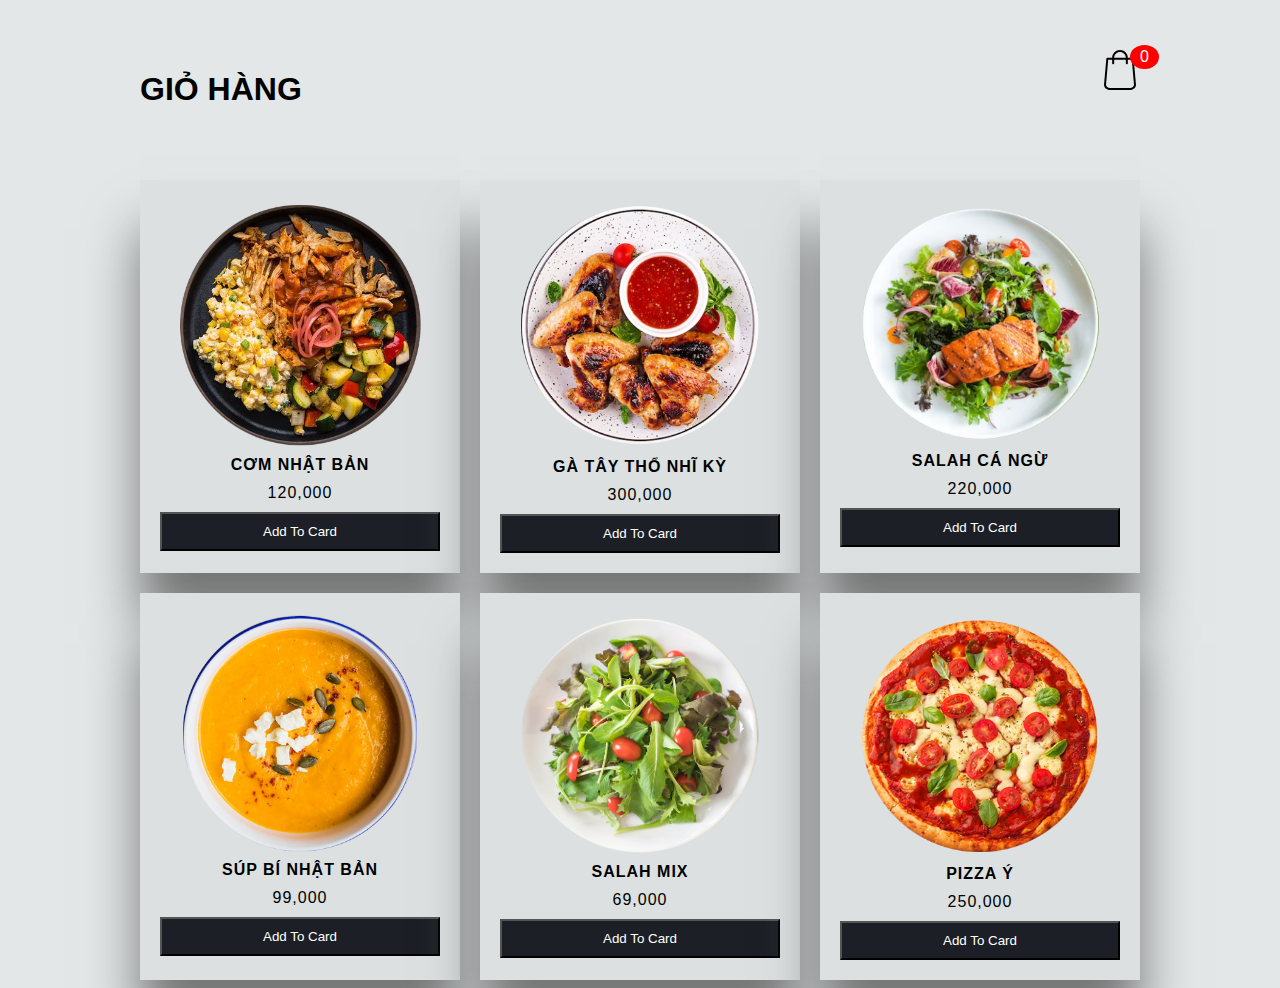
<file: midterm_js/index.html>
<!DOCTYPE html>
<html lang="en">
  <head>
    <meta charset="UTF-8" />
    <meta http-equiv="X-UA-Compatible" content="IE=edge" />
    <meta name="viewport" content="width=device-width, initial-scale=1.0" />
    <title>Giỏ hàng</title>
    <link rel="stylesheet" href="style.css" />
  </head>
  <body class="">
    <div class="container">
      <header>
        <h1>GIỎ HÀNG</h1>
        <div class="shopping">
          <img src="image/shopping.svg" />
          <span class="quantity">0</span>
        </div>
      </header>

      <div class="list"></div>
    </div>
    <div class="card">
      <h1>GIỎ HÀNG</h1>
      <ul class="listCard"></ul>
      <div class="checkOut">
        <div class="total">0</div>
        <div class="closeShopping">Đóng</div>
      </div>
    </div>

    <script src="app.js"></script>
  </body>
</html>
</file>
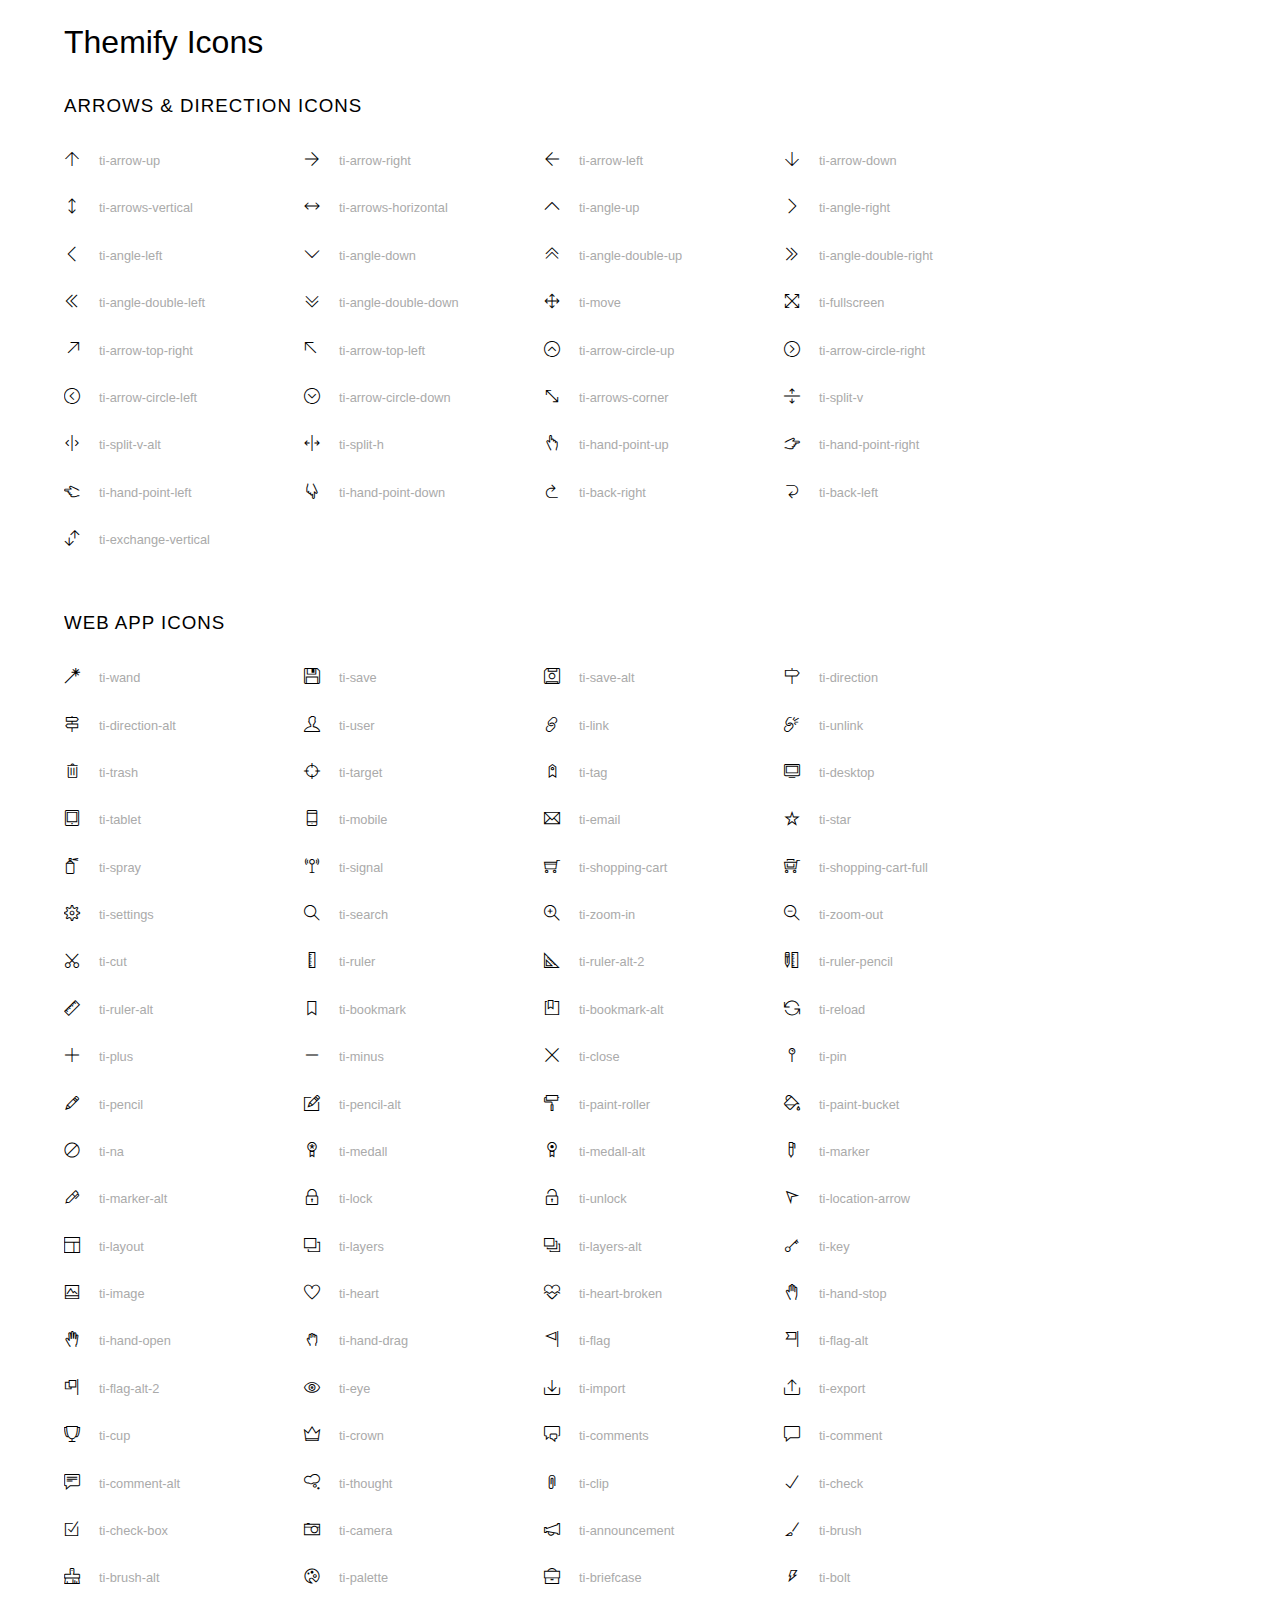
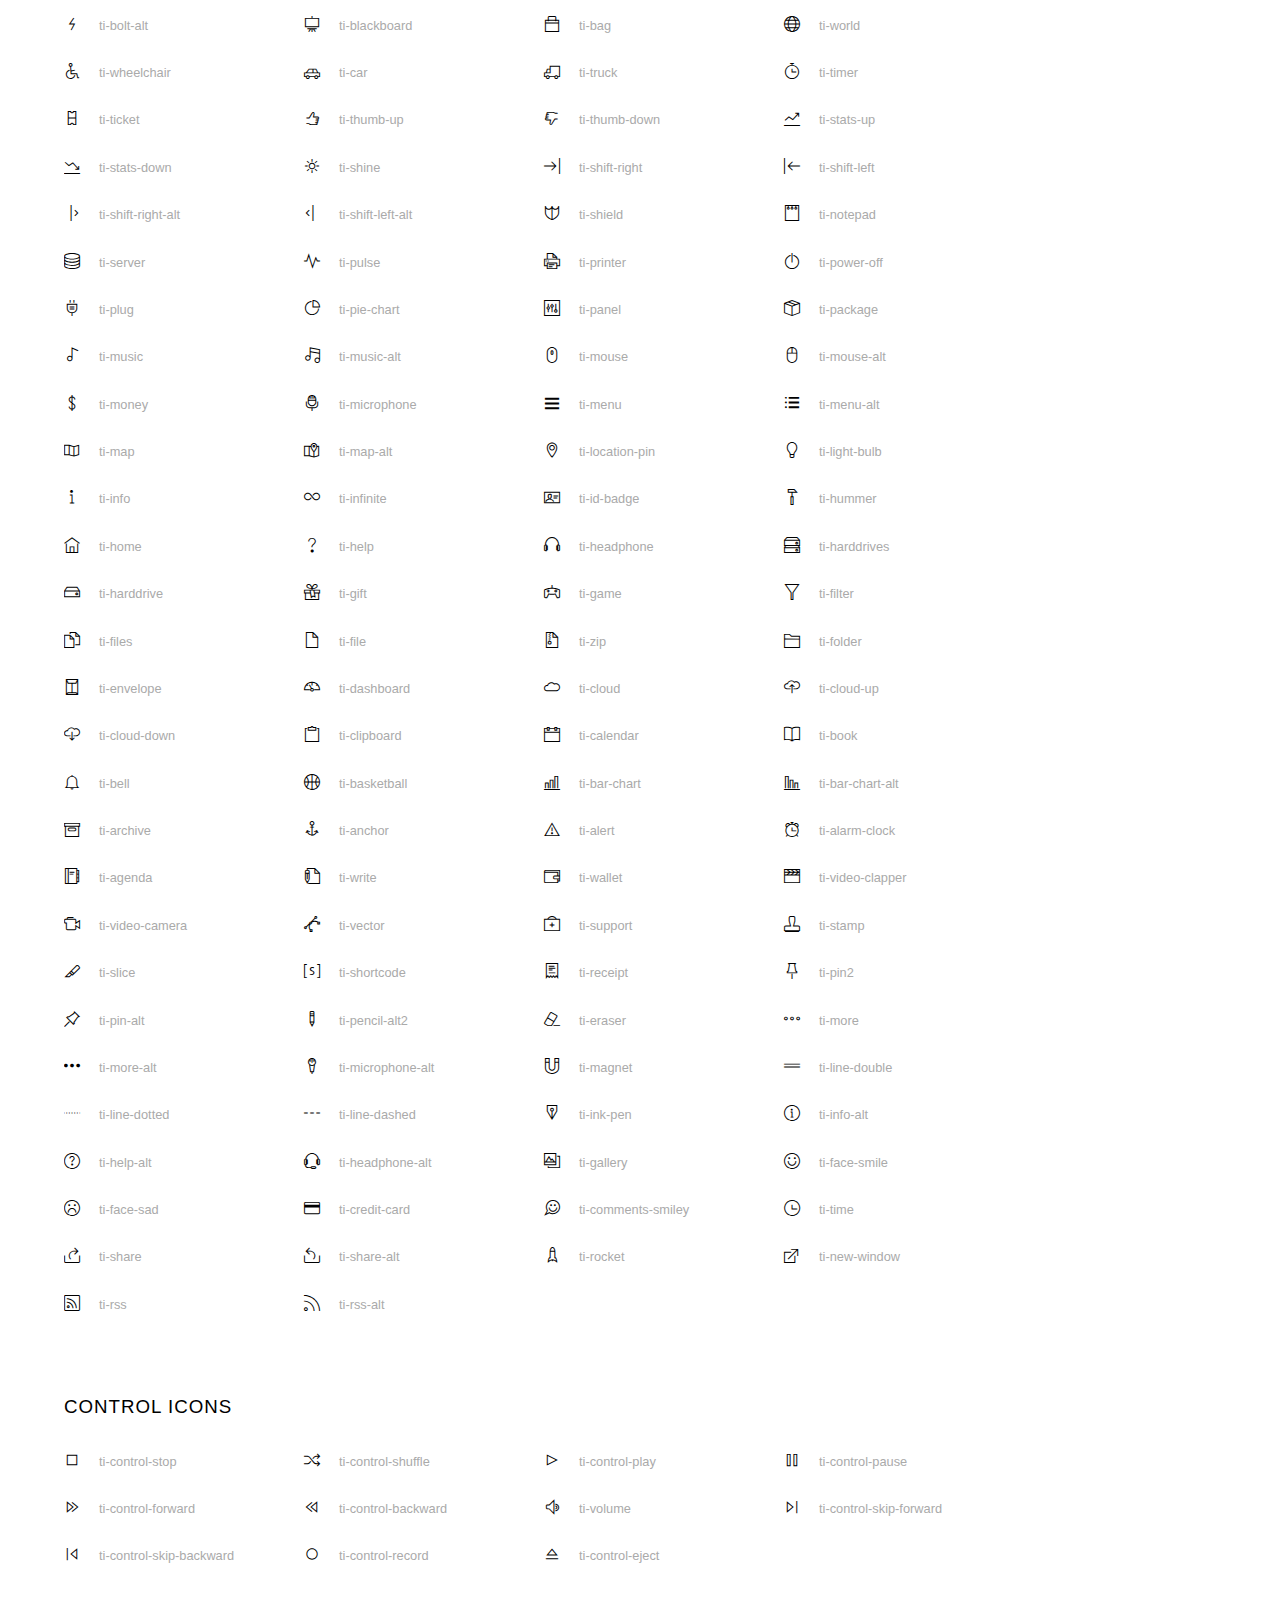
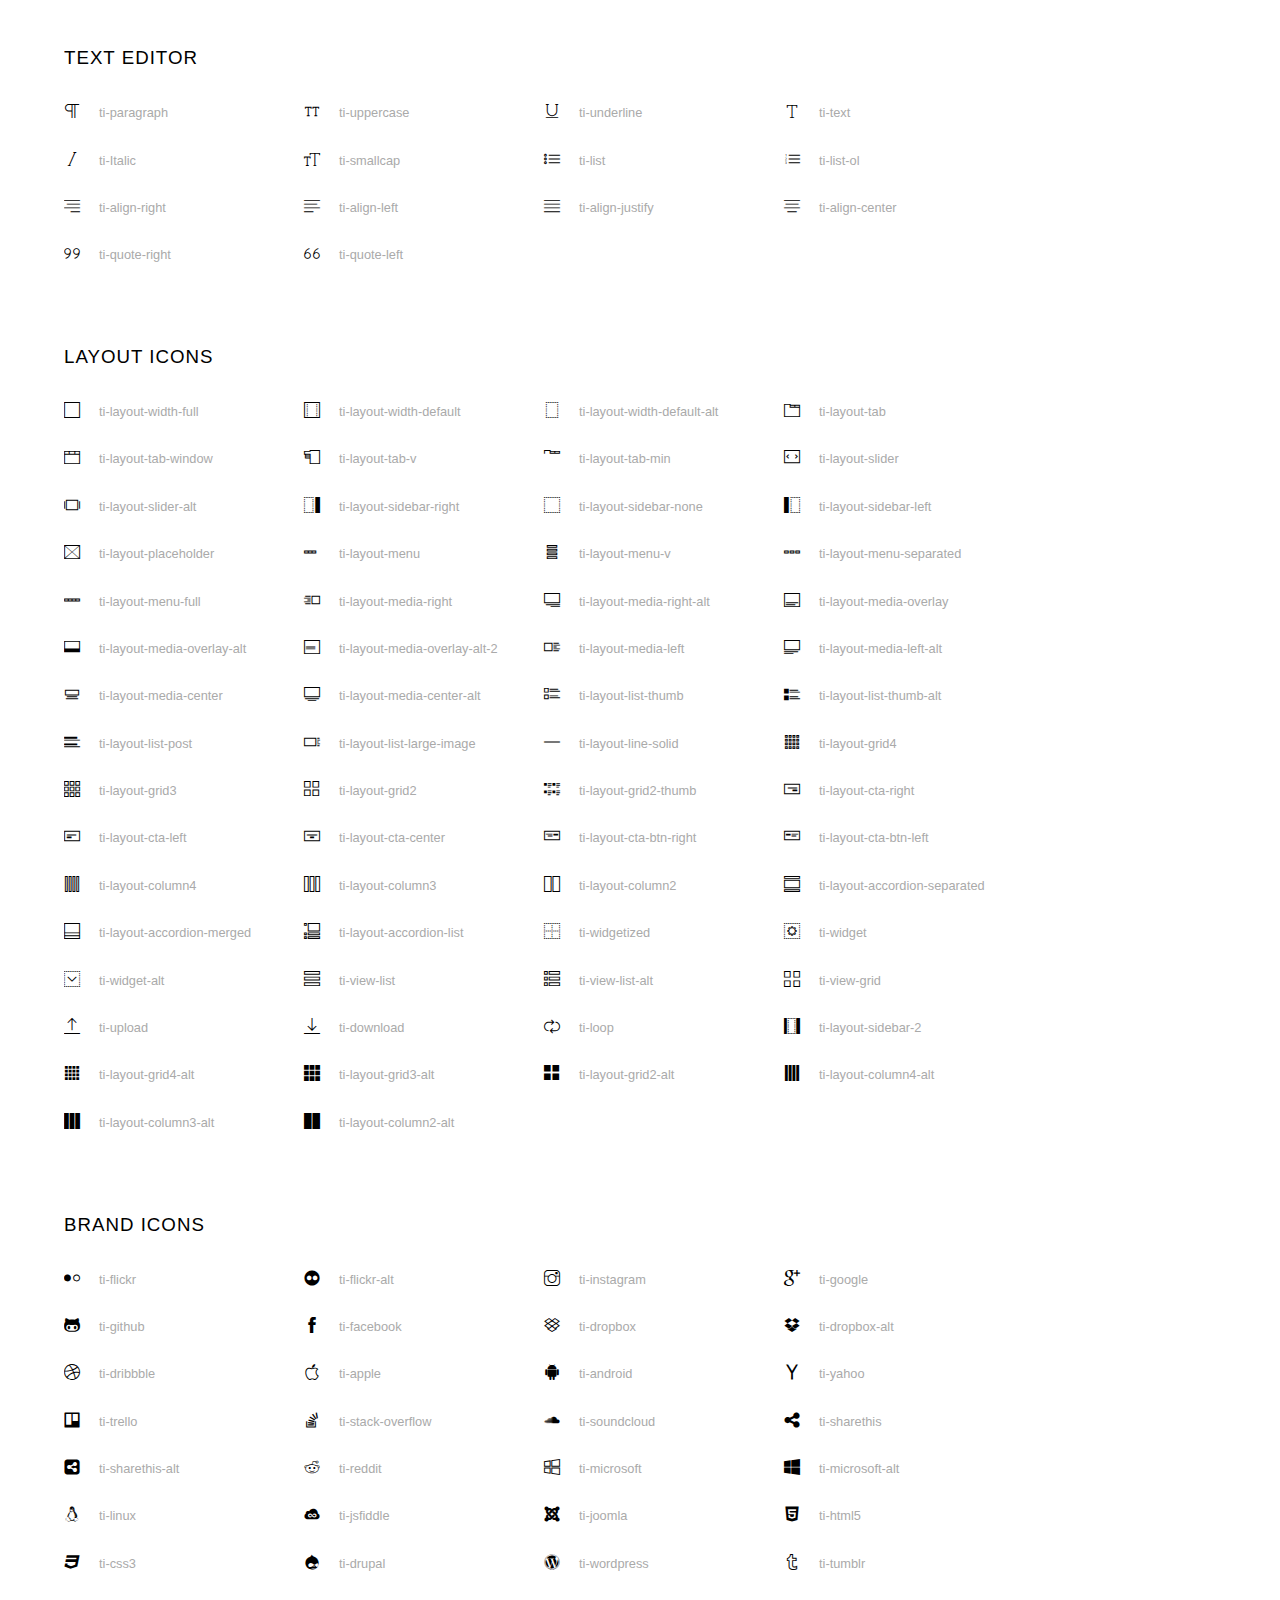
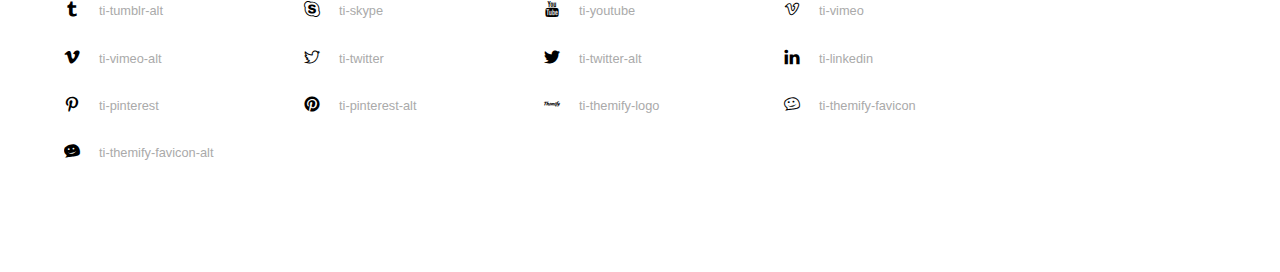
<file: assets/fonts/themify-icons/index.html>
<!doctype html>
<html>
<head>
	<meta charset="utf-8">
	<title>Themify Icon Font</title>
	<meta name="viewport" content="width=device-width">
	<link rel="stylesheet" href="demo-files/demo.css">
	<link rel="stylesheet" href="themify-icons.css">
	<!--[if lt IE 8]><!-->
	<link rel="stylesheet" href="ie7/ie7.css">
	<!--<![endif]-->
</head>
<body>
	<h1>Themify Icons</h1>

	<div class="icon-section">

		<div class="icon-section">
			<h3>Arrows &amp; Direction Icons </h3>

			<div class="icon-container">
				<span class="ti-arrow-up"></span><span class="icon-name"> ti-arrow-up</span>
			</div>
			<div class="icon-container">
				<span class="ti-arrow-right"></span><span class="icon-name"> ti-arrow-right</span>
			</div>
			<div class="icon-container">
				<span class="ti-arrow-left"></span><span class="icon-name"> ti-arrow-left</span>
			</div>
			<div class="icon-container">
				<span class="ti-arrow-down"></span><span class="icon-name"> ti-arrow-down</span>
			</div>
			<div class="icon-container">
				<span class="ti-arrows-vertical"></span><span class="icon-name"> ti-arrows-vertical</span>
			</div>
			<div class="icon-container">
				<span class="ti-arrows-horizontal"></span><span class="icon-name"> ti-arrows-horizontal</span>
			</div>
			<div class="icon-container">
				<span class="ti-angle-up"></span><span class="icon-name"> ti-angle-up</span>
			</div>
			<div class="icon-container">
				<span class="ti-angle-right"></span><span class="icon-name"> ti-angle-right</span>
			</div>
			<div class="icon-container">
				<span class="ti-angle-left"></span><span class="icon-name"> ti-angle-left</span>
			</div>
			<div class="icon-container">
				<span class="ti-angle-down"></span><span class="icon-name"> ti-angle-down</span>
			</div>	
			<div class="icon-container">
				<span class="ti-angle-double-up"></span><span class="icon-name"> ti-angle-double-up</span>
			</div>
			<div class="icon-container">
				<span class="ti-angle-double-right"></span><span class="icon-name"> ti-angle-double-right</span>
			</div>
			<div class="icon-container">
				<span class="ti-angle-double-left"></span><span class="icon-name"> ti-angle-double-left</span>
			</div>
			<div class="icon-container">
				<span class="ti-angle-double-down"></span><span class="icon-name"> ti-angle-double-down</span>
			</div>					
			<div class="icon-container">
				<span class="ti-move"></span><span class="icon-name"> ti-move</span>
			</div>
			<div class="icon-container">
				<span class="ti-fullscreen"></span><span class="icon-name"> ti-fullscreen</span>
			</div>
			<div class="icon-container">
				<span class="ti-arrow-top-right"></span><span class="icon-name"> ti-arrow-top-right</span>
			</div>
			<div class="icon-container">
				<span class="ti-arrow-top-left"></span><span class="icon-name"> ti-arrow-top-left</span>
			</div>
			<div class="icon-container">
				<span class="ti-arrow-circle-up"></span><span class="icon-name"> ti-arrow-circle-up</span>
			</div>
			<div class="icon-container">
				<span class="ti-arrow-circle-right"></span><span class="icon-name"> ti-arrow-circle-right</span>
			</div>
			<div class="icon-container">
				<span class="ti-arrow-circle-left"></span><span class="icon-name"> ti-arrow-circle-left</span>
			</div>
			<div class="icon-container">
				<span class="ti-arrow-circle-down"></span><span class="icon-name"> ti-arrow-circle-down</span>
			</div>
			<div class="icon-container">
				<span class="ti-arrows-corner"></span><span class="icon-name"> ti-arrows-corner</span>
			</div>
			<div class="icon-container">
				<span class="ti-split-v"></span><span class="icon-name"> ti-split-v</span>
			</div>

			<div class="icon-container">
				<span class="ti-split-v-alt"></span><span class="icon-name"> ti-split-v-alt</span>
			</div>
			<div class="icon-container">
				<span class="ti-split-h"></span><span class="icon-name"> ti-split-h</span>
			</div>
			<div class="icon-container">
				<span class="ti-hand-point-up"></span><span class="icon-name"> ti-hand-point-up</span>
			</div>
			<div class="icon-container">
				<span class="ti-hand-point-right"></span><span class="icon-name"> ti-hand-point-right</span>
			</div>
			<div class="icon-container">
				<span class="ti-hand-point-left"></span><span class="icon-name"> ti-hand-point-left</span>
			</div>
			<div class="icon-container">
				<span class="ti-hand-point-down"></span><span class="icon-name"> ti-hand-point-down</span>
			</div>
			<div class="icon-container">
				<span class="ti-back-right"></span><span class="icon-name"> ti-back-right</span>
			</div>
			<div class="icon-container">
				<span class="ti-back-left"></span><span class="icon-name"> ti-back-left</span>
			</div>
			<div class="icon-container">
				<span class="ti-exchange-vertical"></span><span class="icon-name"> ti-exchange-vertical</span>
			</div>

		</div> <!-- Arrows Icons -->



		<h3>Web App Icons</h3>
		
		<div class="icon-section">

			<div class="icon-container">
				<span class="ti-wand"></span><span class="icon-name"> ti-wand</span>
			</div>
			<div class="icon-container">
				<span class="ti-save"></span><span class="icon-name"> ti-save</span>
			</div>
			<div class="icon-container">
				<span class="ti-save-alt"></span><span class="icon-name"> ti-save-alt</span>
			</div>

			<div class="icon-container">
				<span class="ti-direction"></span><span class="icon-name"> ti-direction</span>
			</div>
			<div class="icon-container">
				<span class="ti-direction-alt"></span><span class="icon-name"> ti-direction-alt</span>
			</div>
			<div class="icon-container">
				<span class="ti-user"></span><span class="icon-name"> ti-user</span>
			</div>
			<div class="icon-container">
				<span class="ti-link"></span><span class="icon-name"> ti-link</span>
			</div>
			<div class="icon-container">
				<span class="ti-unlink"></span><span class="icon-name"> ti-unlink</span>
			</div>
			<div class="icon-container">
				<span class="ti-trash"></span><span class="icon-name"> ti-trash</span>
			</div>
			<div class="icon-container">
				<span class="ti-target"></span><span class="icon-name"> ti-target</span>
			</div>
			<div class="icon-container">
				<span class="ti-tag"></span><span class="icon-name"> ti-tag</span>
			</div>
			<div class="icon-container">
				<span class="ti-desktop"></span><span class="icon-name"> ti-desktop</span>
			</div>
			<div class="icon-container">
				<span class="ti-tablet"></span><span class="icon-name"> ti-tablet</span>
			</div>
			<div class="icon-container">
				<span class="ti-mobile"></span><span class="icon-name"> ti-mobile</span>
			</div>
			<div class="icon-container">
				<span class="ti-email"></span><span class="icon-name"> ti-email</span>
			</div>	
			<div class="icon-container">
				<span class="ti-star"></span><span class="icon-name"> ti-star</span>
			</div>
			<div class="icon-container">
				<span class="ti-spray"></span><span class="icon-name"> ti-spray</span>
			</div>
			<div class="icon-container">
				<span class="ti-signal"></span><span class="icon-name"> ti-signal</span>
			</div>
			<div class="icon-container">
				<span class="ti-shopping-cart"></span><span class="icon-name"> ti-shopping-cart</span>
			</div>
			<div class="icon-container">
				<span class="ti-shopping-cart-full"></span><span class="icon-name"> ti-shopping-cart-full</span>
			</div>
			<div class="icon-container">
				<span class="ti-settings"></span><span class="icon-name"> ti-settings</span>
			</div>
			<div class="icon-container">
				<span class="ti-search"></span><span class="icon-name"> ti-search</span>
			</div>
			<div class="icon-container">
				<span class="ti-zoom-in"></span><span class="icon-name"> ti-zoom-in</span>
			</div>
			<div class="icon-container">
				<span class="ti-zoom-out"></span><span class="icon-name"> ti-zoom-out</span>
			</div>
			<div class="icon-container">
				<span class="ti-cut"></span><span class="icon-name"> ti-cut</span>
			</div>
			<div class="icon-container">
				<span class="ti-ruler"></span><span class="icon-name"> ti-ruler</span>
			</div>
			<div class="icon-container">
				<span class="ti-ruler-alt-2"></span><span class="icon-name"> ti-ruler-alt-2</span>
			</div>			
			<div class="icon-container">
				<span class="ti-ruler-pencil"></span><span class="icon-name"> ti-ruler-pencil</span>
			</div>
			<div class="icon-container">
				<span class="ti-ruler-alt"></span><span class="icon-name"> ti-ruler-alt</span>
			</div>
			<div class="icon-container">
				<span class="ti-bookmark"></span><span class="icon-name"> ti-bookmark</span>
			</div>
			<div class="icon-container">
				<span class="ti-bookmark-alt"></span><span class="icon-name"> ti-bookmark-alt</span>
			</div>
			<div class="icon-container">
				<span class="ti-reload"></span><span class="icon-name"> ti-reload</span>
			</div>
			<div class="icon-container">
				<span class="ti-plus"></span><span class="icon-name"> ti-plus</span>
			</div>
			<div class="icon-container">
				<span class="ti-minus"></span><span class="icon-name"> ti-minus</span>
			</div>
			<div class="icon-container">
				<span class="ti-close"></span><span class="icon-name"> ti-close</span>
			</div>			
			<div class="icon-container">
				<span class="ti-pin"></span><span class="icon-name"> ti-pin</span>
			</div>
			<div class="icon-container">
				<span class="ti-pencil"></span><span class="icon-name"> ti-pencil</span>
			</div>
					
		  	<div class="icon-container">
				<span class="ti-pencil-alt"></span><span class="icon-name"> ti-pencil-alt</span>
			</div>
			<div class="icon-container">
				<span class="ti-paint-roller"></span><span class="icon-name"> ti-paint-roller</span>
			</div>
			<div class="icon-container">
				<span class="ti-paint-bucket"></span><span class="icon-name"> ti-paint-bucket</span>
			</div>
			<div class="icon-container">
				<span class="ti-na"></span><span class="icon-name"> ti-na</span>
			</div>
			<div class="icon-container">
				<span class="ti-medall"></span><span class="icon-name"> ti-medall</span>
			</div>
			<div class="icon-container">
				<span class="ti-medall-alt"></span><span class="icon-name"> ti-medall-alt</span>
			</div>
			<div class="icon-container">
				<span class="ti-marker"></span><span class="icon-name"> ti-marker</span>
			</div>
			<div class="icon-container">
				<span class="ti-marker-alt"></span><span class="icon-name"> ti-marker-alt</span>
			</div>

			<div class="icon-container">
				<span class="ti-lock"></span><span class="icon-name"> ti-lock</span>
			</div>
			<div class="icon-container">
				<span class="ti-unlock"></span><span class="icon-name"> ti-unlock</span>
			</div>
			<div class="icon-container">
				<span class="ti-location-arrow"></span><span class="icon-name"> ti-location-arrow</span>
			</div>
			<div class="icon-container">
				<span class="ti-layout"></span><span class="icon-name"> ti-layout</span>
			</div>
			<div class="icon-container">
				<span class="ti-layers"></span><span class="icon-name"> ti-layers</span>
			</div>
			<div class="icon-container">
				<span class="ti-layers-alt"></span><span class="icon-name"> ti-layers-alt</span>
			</div>
			<div class="icon-container">
				<span class="ti-key"></span><span class="icon-name"> ti-key</span>
			</div>
			<div class="icon-container">
				<span class="ti-image"></span><span class="icon-name"> ti-image</span>
			</div>
			<div class="icon-container">
				<span class="ti-heart"></span><span class="icon-name"> ti-heart</span>
			</div>
			<div class="icon-container">
				<span class="ti-heart-broken"></span><span class="icon-name"> ti-heart-broken</span>
			</div>
			<div class="icon-container">
				<span class="ti-hand-stop"></span><span class="icon-name"> ti-hand-stop</span>
			</div>
			<div class="icon-container">
				<span class="ti-hand-open"></span><span class="icon-name"> ti-hand-open</span>
			</div>
			<div class="icon-container">
				<span class="ti-hand-drag"></span><span class="icon-name"> ti-hand-drag</span>
			</div>
			<div class="icon-container">
				<span class="ti-flag"></span><span class="icon-name"> ti-flag</span>
			</div>
			<div class="icon-container">
				<span class="ti-flag-alt"></span><span class="icon-name"> ti-flag-alt</span>
			</div>
			<div class="icon-container">
				<span class="ti-flag-alt-2"></span><span class="icon-name"> ti-flag-alt-2</span>
			</div>
			<div class="icon-container">
				<span class="ti-eye"></span><span class="icon-name"> ti-eye</span>
			</div>
			<div class="icon-container">
				<span class="ti-import"></span><span class="icon-name"> ti-import</span>
			</div>			
			<div class="icon-container">
				<span class="ti-export"></span><span class="icon-name"> ti-export</span>
			</div>
			<div class="icon-container">
				<span class="ti-cup"></span><span class="icon-name"> ti-cup</span>
			</div>
			<div class="icon-container">
				<span class="ti-crown"></span><span class="icon-name"> ti-crown</span>
			</div>
			<div class="icon-container">
				<span class="ti-comments"></span><span class="icon-name"> ti-comments</span>
			</div>
			<div class="icon-container">
				<span class="ti-comment"></span><span class="icon-name"> ti-comment</span>
			</div>
			<div class="icon-container">
				<span class="ti-comment-alt"></span><span class="icon-name"> ti-comment-alt</span>
			</div>
			<div class="icon-container">
				<span class="ti-thought"></span><span class="icon-name"> ti-thought</span>
			</div>			
			<div class="icon-container">
				<span class="ti-clip"></span><span class="icon-name"> ti-clip</span>
			</div>

			<div class="icon-container">
				<span class="ti-check"></span><span class="icon-name"> ti-check</span>
			</div>
			<div class="icon-container">
				<span class="ti-check-box"></span><span class="icon-name"> ti-check-box</span>
			</div>
			<div class="icon-container">
				<span class="ti-camera"></span><span class="icon-name"> ti-camera</span>
			</div>
			<div class="icon-container">
				<span class="ti-announcement"></span><span class="icon-name"> ti-announcement</span>
			</div>
			<div class="icon-container">
				<span class="ti-brush"></span><span class="icon-name"> ti-brush</span>
			</div>
			<div class="icon-container">
				<span class="ti-brush-alt"></span><span class="icon-name"> ti-brush-alt</span>
			</div>
			<div class="icon-container">
				<span class="ti-palette"></span><span class="icon-name"> ti-palette</span>
			</div>			
			<div class="icon-container">
				<span class="ti-briefcase"></span><span class="icon-name"> ti-briefcase</span>
			</div>
			<div class="icon-container">
				<span class="ti-bolt"></span><span class="icon-name"> ti-bolt</span>
			</div>
			<div class="icon-container">
				<span class="ti-bolt-alt"></span><span class="icon-name"> ti-bolt-alt</span>
			</div>
			<div class="icon-container">
				<span class="ti-blackboard"></span><span class="icon-name"> ti-blackboard</span>
			</div>
			<div class="icon-container">
				<span class="ti-bag"></span><span class="icon-name"> ti-bag</span>
			</div>
			<div class="icon-container">
				<span class="ti-world"></span><span class="icon-name"> ti-world</span>
			</div>
			<div class="icon-container">
				<span class="ti-wheelchair"></span><span class="icon-name"> ti-wheelchair</span>
			</div>
			<div class="icon-container">
				<span class="ti-car"></span><span class="icon-name"> ti-car</span>
			</div>
			<div class="icon-container">
				<span class="ti-truck"></span><span class="icon-name"> ti-truck</span>
			</div>
			<div class="icon-container">
				<span class="ti-timer"></span><span class="icon-name"> ti-timer</span>
			</div>
			<div class="icon-container">
				<span class="ti-ticket"></span><span class="icon-name"> ti-ticket</span>
			</div>
			<div class="icon-container">
				<span class="ti-thumb-up"></span><span class="icon-name"> ti-thumb-up</span>
			</div>
			<div class="icon-container">
				<span class="ti-thumb-down"></span><span class="icon-name"> ti-thumb-down</span>
			</div>

			<div class="icon-container">
				<span class="ti-stats-up"></span><span class="icon-name"> ti-stats-up</span>
			</div>
			<div class="icon-container">
				<span class="ti-stats-down"></span><span class="icon-name"> ti-stats-down</span>
			</div>
			<div class="icon-container">
				<span class="ti-shine"></span><span class="icon-name"> ti-shine</span>
			</div>
			<div class="icon-container">
				<span class="ti-shift-right"></span><span class="icon-name"> ti-shift-right</span>
			</div>
			<div class="icon-container">
				<span class="ti-shift-left"></span><span class="icon-name"> ti-shift-left</span>
			</div>

			<div class="icon-container">
				<span class="ti-shift-right-alt"></span><span class="icon-name"> ti-shift-right-alt</span>
			</div>
			<div class="icon-container">
				<span class="ti-shift-left-alt"></span><span class="icon-name"> ti-shift-left-alt</span>
			</div>
			<div class="icon-container">
				<span class="ti-shield"></span><span class="icon-name"> ti-shield</span>
			</div>
			<div class="icon-container">
				<span class="ti-notepad"></span><span class="icon-name"> ti-notepad</span>
			</div>
			<div class="icon-container">
				<span class="ti-server"></span><span class="icon-name"> ti-server</span>
			</div>

			<div class="icon-container">
				<span class="ti-pulse"></span><span class="icon-name"> ti-pulse</span>
			</div>
			<div class="icon-container">
				<span class="ti-printer"></span><span class="icon-name"> ti-printer</span>
			</div>
			<div class="icon-container">
				<span class="ti-power-off"></span><span class="icon-name"> ti-power-off</span>
			</div>
			<div class="icon-container">
				<span class="ti-plug"></span><span class="icon-name"> ti-plug</span>
			</div>
			<div class="icon-container">
				<span class="ti-pie-chart"></span><span class="icon-name"> ti-pie-chart</span>
			</div>

			<div class="icon-container">
				<span class="ti-panel"></span><span class="icon-name"> ti-panel</span>
			</div>
			<div class="icon-container">
				<span class="ti-package"></span><span class="icon-name"> ti-package</span>
			</div>
			<div class="icon-container">
				<span class="ti-music"></span><span class="icon-name"> ti-music</span>
			</div>
			<div class="icon-container">
				<span class="ti-music-alt"></span><span class="icon-name"> ti-music-alt</span>
			</div>
			<div class="icon-container">
				<span class="ti-mouse"></span><span class="icon-name"> ti-mouse</span>
			</div>
			<div class="icon-container">
				<span class="ti-mouse-alt"></span><span class="icon-name"> ti-mouse-alt</span>
			</div>
			<div class="icon-container">
				<span class="ti-money"></span><span class="icon-name"> ti-money</span>
			</div>
			<div class="icon-container">
				<span class="ti-microphone"></span><span class="icon-name"> ti-microphone</span>
			</div>
			<div class="icon-container">
				<span class="ti-menu"></span><span class="icon-name"> ti-menu</span>
			</div>
			<div class="icon-container">
				<span class="ti-menu-alt"></span><span class="icon-name"> ti-menu-alt</span>
			</div>
			<div class="icon-container">
				<span class="ti-map"></span><span class="icon-name"> ti-map</span>
			</div>
			<div class="icon-container">
				<span class="ti-map-alt"></span><span class="icon-name"> ti-map-alt</span>
			</div>

			<div class="icon-container">
				<span class="ti-location-pin"></span><span class="icon-name"> ti-location-pin</span>
			</div>

			<div class="icon-container">
				<span class="ti-light-bulb"></span><span class="icon-name"> ti-light-bulb</span>
			</div>
			<div class="icon-container">
				<span class="ti-info"></span><span class="icon-name"> ti-info</span>
			</div>
			<div class="icon-container">
				<span class="ti-infinite"></span><span class="icon-name"> ti-infinite</span>
			</div>
			<div class="icon-container">
				<span class="ti-id-badge"></span><span class="icon-name"> ti-id-badge</span>
			</div>
			<div class="icon-container">
				<span class="ti-hummer"></span><span class="icon-name"> ti-hummer</span>
			</div>
			<div class="icon-container">
				<span class="ti-home"></span><span class="icon-name"> ti-home</span>
			</div>
			<div class="icon-container">
				<span class="ti-help"></span><span class="icon-name"> ti-help</span>
			</div>
			<div class="icon-container">
				<span class="ti-headphone"></span><span class="icon-name"> ti-headphone</span>
			</div>
			<div class="icon-container">
				<span class="ti-harddrives"></span><span class="icon-name"> ti-harddrives</span>
			</div>
			<div class="icon-container">
				<span class="ti-harddrive"></span><span class="icon-name"> ti-harddrive</span>
			</div>
			<div class="icon-container">
				<span class="ti-gift"></span><span class="icon-name"> ti-gift</span>
			</div>
			<div class="icon-container">
				<span class="ti-game"></span><span class="icon-name"> ti-game</span>
			</div>
			<div class="icon-container">
				<span class="ti-filter"></span><span class="icon-name"> ti-filter</span>
			</div>
			<div class="icon-container">
				<span class="ti-files"></span><span class="icon-name"> ti-files</span>
			</div>
			<div class="icon-container">
				<span class="ti-file"></span><span class="icon-name"> ti-file</span>
			</div>
			<div class="icon-container">
				<span class="ti-zip"></span><span class="icon-name"> ti-zip</span>
			</div>
			<div class="icon-container">
				<span class="ti-folder"></span><span class="icon-name"> ti-folder</span>
			</div>			
			<div class="icon-container">
				<span class="ti-envelope"></span><span class="icon-name"> ti-envelope</span>
			</div>


			<div class="icon-container">
				<span class="ti-dashboard"></span><span class="icon-name"> ti-dashboard</span>
			</div>
			<div class="icon-container">
				<span class="ti-cloud"></span><span class="icon-name"> ti-cloud</span>
			</div>
			<div class="icon-container">
				<span class="ti-cloud-up"></span><span class="icon-name"> ti-cloud-up</span>
			</div>
			<div class="icon-container">
				<span class="ti-cloud-down"></span><span class="icon-name"> ti-cloud-down</span>
			</div>
			<div class="icon-container">
				<span class="ti-clipboard"></span><span class="icon-name"> ti-clipboard</span>
			</div>
			<div class="icon-container">
				<span class="ti-calendar"></span><span class="icon-name"> ti-calendar</span>
			</div>
			<div class="icon-container">
				<span class="ti-book"></span><span class="icon-name"> ti-book</span>
			</div>
			<div class="icon-container">
				<span class="ti-bell"></span><span class="icon-name"> ti-bell</span>
			</div>
			<div class="icon-container">
				<span class="ti-basketball"></span><span class="icon-name"> ti-basketball</span>
			</div>
			<div class="icon-container">
				<span class="ti-bar-chart"></span><span class="icon-name"> ti-bar-chart</span>
			</div>
			<div class="icon-container">
				<span class="ti-bar-chart-alt"></span><span class="icon-name"> ti-bar-chart-alt</span>
			</div>


			<div class="icon-container">
				<span class="ti-archive"></span><span class="icon-name"> ti-archive</span>
			</div>
			<div class="icon-container">
				<span class="ti-anchor"></span><span class="icon-name"> ti-anchor</span>
			</div>

			<div class="icon-container">
				<span class="ti-alert"></span><span class="icon-name"> ti-alert</span>
			</div>
			<div class="icon-container">
				<span class="ti-alarm-clock"></span><span class="icon-name"> ti-alarm-clock</span>
			</div>
			<div class="icon-container">
				<span class="ti-agenda"></span><span class="icon-name"> ti-agenda</span>
			</div>
			<div class="icon-container">
				<span class="ti-write"></span><span class="icon-name"> ti-write</span>
			</div>

			<div class="icon-container">
				<span class="ti-wallet"></span><span class="icon-name"> ti-wallet</span>
			</div>
			<div class="icon-container">
				<span class="ti-video-clapper"></span><span class="icon-name"> ti-video-clapper</span>
			</div>
			<div class="icon-container">
				<span class="ti-video-camera"></span><span class="icon-name"> ti-video-camera</span>
			</div>
			<div class="icon-container">
				<span class="ti-vector"></span><span class="icon-name"> ti-vector</span>
			</div>

			<div class="icon-container">
				<span class="ti-support"></span><span class="icon-name"> ti-support</span>
			</div>
			<div class="icon-container">
				<span class="ti-stamp"></span><span class="icon-name"> ti-stamp</span>
			</div>
			<div class="icon-container">
				<span class="ti-slice"></span><span class="icon-name"> ti-slice</span>
			</div>
			<div class="icon-container">
				<span class="ti-shortcode"></span><span class="icon-name"> ti-shortcode</span>
			</div>
			<div class="icon-container">
				<span class="ti-receipt"></span><span class="icon-name"> ti-receipt</span>
			</div>
			<div class="icon-container">
				<span class="ti-pin2"></span><span class="icon-name"> ti-pin2</span>
			</div>
			<div class="icon-container">
				<span class="ti-pin-alt"></span><span class="icon-name"> ti-pin-alt</span>
			</div>
			<div class="icon-container">
				<span class="ti-pencil-alt2"></span><span class="icon-name"> ti-pencil-alt2</span>
			</div>
			<div class="icon-container">
				<span class="ti-eraser"></span><span class="icon-name"> ti-eraser</span>
			</div>			
			<div class="icon-container">
				<span class="ti-more"></span><span class="icon-name"> ti-more</span>
			</div>
			<div class="icon-container">
				<span class="ti-more-alt"></span><span class="icon-name"> ti-more-alt</span>
			</div>
			<div class="icon-container">
				<span class="ti-microphone-alt"></span><span class="icon-name"> ti-microphone-alt</span>
			</div>
			<div class="icon-container">
				<span class="ti-magnet"></span><span class="icon-name"> ti-magnet</span>
			</div>
			<div class="icon-container">
				<span class="ti-line-double"></span><span class="icon-name"> ti-line-double</span>
			</div>
			<div class="icon-container">
				<span class="ti-line-dotted"></span><span class="icon-name"> ti-line-dotted</span>
			</div>
			<div class="icon-container">
				<span class="ti-line-dashed"></span><span class="icon-name"> ti-line-dashed</span>
			</div>

			<div class="icon-container">
				<span class="ti-ink-pen"></span><span class="icon-name"> ti-ink-pen</span>
			</div>
			<div class="icon-container">
				<span class="ti-info-alt"></span><span class="icon-name"> ti-info-alt</span>
			</div>
			<div class="icon-container">
				<span class="ti-help-alt"></span><span class="icon-name"> ti-help-alt</span>
			</div>
			<div class="icon-container">
				<span class="ti-headphone-alt"></span><span class="icon-name"> ti-headphone-alt</span>
			</div>

			<div class="icon-container">
				<span class="ti-gallery"></span><span class="icon-name"> ti-gallery</span>
			</div>
			<div class="icon-container">
				<span class="ti-face-smile"></span><span class="icon-name"> ti-face-smile</span>
			</div>
			<div class="icon-container">
				<span class="ti-face-sad"></span><span class="icon-name"> ti-face-sad</span>
			</div>
			<div class="icon-container">
				<span class="ti-credit-card"></span><span class="icon-name"> ti-credit-card</span>
			</div>
			<div class="icon-container">
				<span class="ti-comments-smiley"></span><span class="icon-name"> ti-comments-smiley</span>
			</div>
			<div class="icon-container">
				<span class="ti-time"></span><span class="icon-name"> ti-time</span>
			</div>
			<div class="icon-container">
				<span class="ti-share"></span><span class="icon-name"> ti-share</span>
			</div>
			<div class="icon-container">
				<span class="ti-share-alt"></span><span class="icon-name"> ti-share-alt</span>
			</div>
			<div class="icon-container">
				<span class="ti-rocket"></span><span class="icon-name"> ti-rocket</span>
			</div>

			<div class="icon-container">
				<span class="ti-new-window"></span><span class="icon-name"> ti-new-window</span>
			</div>

			<div class="icon-container">
				<span class="ti-rss"></span><span class="icon-name"> ti-rss</span>
			</div>

			<div class="icon-container">
				<span class="ti-rss-alt"></span><span class="icon-name"> ti-rss-alt</span>
			</div>
			
		</div><!-- Web App Icons -->


		<div class="icon-section">
			<h3>Control Icons</h3>
			<div class="icon-container">
				<span class="ti-control-stop"></span><span class="icon-name"> ti-control-stop</span>
			</div>
			<div class="icon-container">
				<span class="ti-control-shuffle"></span><span class="icon-name"> ti-control-shuffle</span>
			</div>
			<div class="icon-container">
				<span class="ti-control-play"></span><span class="icon-name"> ti-control-play</span>
			</div>
			<div class="icon-container">
				<span class="ti-control-pause"></span><span class="icon-name"> ti-control-pause</span>
			</div>
			<div class="icon-container">
				<span class="ti-control-forward"></span><span class="icon-name"> ti-control-forward</span>
			</div>
			<div class="icon-container">
				<span class="ti-control-backward"></span><span class="icon-name"> ti-control-backward</span>
			</div>	
			<div class="icon-container">
				<span class="ti-volume"></span><span class="icon-name"> ti-volume</span>
			</div>
			<div class="icon-container">
				<span class="ti-control-skip-forward"></span><span class="icon-name"> ti-control-skip-forward</span>
			</div>
			<div class="icon-container">
				<span class="ti-control-skip-backward"></span><span class="icon-name"> ti-control-skip-backward</span>
			</div>
			<div class="icon-container">
				<span class="ti-control-record"></span><span class="icon-name"> ti-control-record</span>
			</div>
			<div class="icon-container">
				<span class="ti-control-eject"></span><span class="icon-name"> ti-control-eject</span>
			</div>			
		</div> <!-- Control Icons -->


		<div class="icon-section">
			<h3>Text Editor</h3>

			<div class="icon-container">
				<span class="ti-paragraph"></span><span class="icon-name"> ti-paragraph</span>
			</div>
			<div class="icon-container">
				<span class="ti-uppercase"></span><span class="icon-name"> ti-uppercase</span>
			</div>

			<div class="icon-container">
				<span class="ti-underline"></span><span class="icon-name"> ti-underline</span>
			</div>
			<div class="icon-container">
				<span class="ti-text"></span><span class="icon-name"> ti-text</span>
			</div>
			<div class="icon-container">
				<span class="ti-Italic"></span><span class="icon-name"> ti-Italic</span>
			</div>
			<div class="icon-container">
				<span class="ti-smallcap"></span><span class="icon-name"> ti-smallcap</span>
			</div>
			<div class="icon-container">
				<span class="ti-list"></span><span class="icon-name"> ti-list</span>
			</div>
			<div class="icon-container">
				<span class="ti-list-ol"></span><span class="icon-name"> ti-list-ol</span>
			</div>
			<div class="icon-container">
				<span class="ti-align-right"></span><span class="icon-name"> ti-align-right</span>
			</div>
			<div class="icon-container">
				<span class="ti-align-left"></span><span class="icon-name"> ti-align-left</span>
			</div>
			<div class="icon-container">
				<span class="ti-align-justify"></span><span class="icon-name"> ti-align-justify</span>
			</div>
			<div class="icon-container">
				<span class="ti-align-center"></span><span class="icon-name"> ti-align-center</span>
			</div>
			<div class="icon-container">
				<span class="ti-quote-right"></span><span class="icon-name"> ti-quote-right</span>
			</div>
			<div class="icon-container">
				<span class="ti-quote-left"></span><span class="icon-name"> ti-quote-left</span>
			</div>

		</div> <!-- Text Editor -->



		<div class="icon-section">
			<h3>Layout Icons</h3>
			<div class="icon-container">
				<span class="ti-layout-width-full"></span><span class="icon-name"> ti-layout-width-full</span>
			</div>
			<div class="icon-container">
				<span class="ti-layout-width-default"></span><span class="icon-name"> ti-layout-width-default</span>
			</div>
			<div class="icon-container">
				<span class="ti-layout-width-default-alt"></span><span class="icon-name"> ti-layout-width-default-alt</span>
			</div>
			<div class="icon-container">
				<span class="ti-layout-tab"></span><span class="icon-name"> ti-layout-tab</span>
			</div>
			<div class="icon-container">
				<span class="ti-layout-tab-window"></span><span class="icon-name"> ti-layout-tab-window</span>
			</div>
			<div class="icon-container">
				<span class="ti-layout-tab-v"></span><span class="icon-name"> ti-layout-tab-v</span>
			</div>
			<div class="icon-container">
				<span class="ti-layout-tab-min"></span><span class="icon-name"> ti-layout-tab-min</span>
			</div>
			<div class="icon-container">
				<span class="ti-layout-slider"></span><span class="icon-name"> ti-layout-slider</span>
			</div>
			<div class="icon-container">
				<span class="ti-layout-slider-alt"></span><span class="icon-name"> ti-layout-slider-alt</span>
			</div>
			<div class="icon-container">
				<span class="ti-layout-sidebar-right"></span><span class="icon-name"> ti-layout-sidebar-right</span>
			</div>
			<div class="icon-container">
				<span class="ti-layout-sidebar-none"></span><span class="icon-name"> ti-layout-sidebar-none</span>
			</div>
			<div class="icon-container">
				<span class="ti-layout-sidebar-left"></span><span class="icon-name"> ti-layout-sidebar-left</span>
			</div>
			<div class="icon-container">
				<span class="ti-layout-placeholder"></span><span class="icon-name"> ti-layout-placeholder</span>
			</div>
			<div class="icon-container">
				<span class="ti-layout-menu"></span><span class="icon-name"> ti-layout-menu</span>
			</div>
			<div class="icon-container">
				<span class="ti-layout-menu-v"></span><span class="icon-name"> ti-layout-menu-v</span>
			</div>
			<div class="icon-container">
				<span class="ti-layout-menu-separated"></span><span class="icon-name"> ti-layout-menu-separated</span>
			</div>
			<div class="icon-container">
				<span class="ti-layout-menu-full"></span><span class="icon-name"> ti-layout-menu-full</span>
			</div>
			<div class="icon-container">
				<span class="ti-layout-media-right"></span><span class="icon-name"> ti-layout-media-right</span>
			</div>
			<div class="icon-container">
				<span class="ti-layout-media-right-alt"></span><span class="icon-name"> ti-layout-media-right-alt</span>
			</div>
			<div class="icon-container">
				<span class="ti-layout-media-overlay"></span><span class="icon-name"> ti-layout-media-overlay</span>
			</div>
			<div class="icon-container">
				<span class="ti-layout-media-overlay-alt"></span><span class="icon-name"> ti-layout-media-overlay-alt</span>
			</div>
			<div class="icon-container">
				<span class="ti-layout-media-overlay-alt-2"></span><span class="icon-name"> ti-layout-media-overlay-alt-2</span>
			</div>
			<div class="icon-container">
				<span class="ti-layout-media-left"></span><span class="icon-name"> ti-layout-media-left</span>
			</div>
			<div class="icon-container">
				<span class="ti-layout-media-left-alt"></span><span class="icon-name"> ti-layout-media-left-alt</span>
			</div>
			<div class="icon-container">
				<span class="ti-layout-media-center"></span><span class="icon-name"> ti-layout-media-center</span>
			</div>
			<div class="icon-container">
				<span class="ti-layout-media-center-alt"></span><span class="icon-name"> ti-layout-media-center-alt</span>
			</div>
			<div class="icon-container">
				<span class="ti-layout-list-thumb"></span><span class="icon-name"> ti-layout-list-thumb</span>
			</div>
			<div class="icon-container">
				<span class="ti-layout-list-thumb-alt"></span><span class="icon-name"> ti-layout-list-thumb-alt</span>
			</div>
			<div class="icon-container">
				<span class="ti-layout-list-post"></span><span class="icon-name"> ti-layout-list-post</span>
			</div>
			<div class="icon-container">
				<span class="ti-layout-list-large-image"></span><span class="icon-name"> ti-layout-list-large-image</span>
			</div>
			<div class="icon-container">
				<span class="ti-layout-line-solid"></span><span class="icon-name"> ti-layout-line-solid</span>
			</div>
			<div class="icon-container">
				<span class="ti-layout-grid4"></span><span class="icon-name"> ti-layout-grid4</span>
			</div>
			<div class="icon-container">
				<span class="ti-layout-grid3"></span><span class="icon-name"> ti-layout-grid3</span>
			</div>
			<div class="icon-container">
				<span class="ti-layout-grid2"></span><span class="icon-name"> ti-layout-grid2</span>
			</div>
			<div class="icon-container">
				<span class="ti-layout-grid2-thumb"></span><span class="icon-name"> ti-layout-grid2-thumb</span>
			</div>
			<div class="icon-container">
				<span class="ti-layout-cta-right"></span><span class="icon-name"> ti-layout-cta-right</span>
			</div>
			<div class="icon-container">
				<span class="ti-layout-cta-left"></span><span class="icon-name"> ti-layout-cta-left</span>
			</div>
			<div class="icon-container">
				<span class="ti-layout-cta-center"></span><span class="icon-name"> ti-layout-cta-center</span>
			</div>
			<div class="icon-container">
				<span class="ti-layout-cta-btn-right"></span><span class="icon-name"> ti-layout-cta-btn-right</span>
			</div>
			<div class="icon-container">
				<span class="ti-layout-cta-btn-left"></span><span class="icon-name"> ti-layout-cta-btn-left</span>
			</div>
			<div class="icon-container">
				<span class="ti-layout-column4"></span><span class="icon-name"> ti-layout-column4</span>
			</div>
			<div class="icon-container">
				<span class="ti-layout-column3"></span><span class="icon-name"> ti-layout-column3</span>
			</div>
			<div class="icon-container">
				<span class="ti-layout-column2"></span><span class="icon-name"> ti-layout-column2</span>
			</div>
			<div class="icon-container">
				<span class="ti-layout-accordion-separated"></span><span class="icon-name"> ti-layout-accordion-separated</span>
			</div>
			<div class="icon-container">
				<span class="ti-layout-accordion-merged"></span><span class="icon-name"> ti-layout-accordion-merged</span>
			</div>
			<div class="icon-container">
				<span class="ti-layout-accordion-list"></span><span class="icon-name"> ti-layout-accordion-list</span>
			</div>
			<div class="icon-container">
				<span class="ti-widgetized"></span><span class="icon-name"> ti-widgetized</span>
			</div>
			<div class="icon-container">
				<span class="ti-widget"></span><span class="icon-name"> ti-widget</span>
			</div>
			<div class="icon-container">
				<span class="ti-widget-alt"></span><span class="icon-name"> ti-widget-alt</span>
			</div>
			<div class="icon-container">
				<span class="ti-view-list"></span><span class="icon-name"> ti-view-list</span>
			</div>
			<div class="icon-container">
				<span class="ti-view-list-alt"></span><span class="icon-name"> ti-view-list-alt</span>
			</div>
			<div class="icon-container">
				<span class="ti-view-grid"></span><span class="icon-name"> ti-view-grid</span>
			</div>
			<div class="icon-container">
				<span class="ti-upload"></span><span class="icon-name"> ti-upload</span>
			</div>
			<div class="icon-container">
				<span class="ti-download"></span><span class="icon-name"> ti-download</span>
			</div>	
			<div class="icon-container">
				<span class="ti-loop"></span><span class="icon-name"> ti-loop</span>
			</div>
			<div class="icon-container">
				<span class="ti-layout-sidebar-2"></span><span class="icon-name"> ti-layout-sidebar-2</span>
			</div>
			<div class="icon-container">
				<span class="ti-layout-grid4-alt"></span><span class="icon-name"> ti-layout-grid4-alt</span>
			</div>
			<div class="icon-container">
				<span class="ti-layout-grid3-alt"></span><span class="icon-name"> ti-layout-grid3-alt</span>
			</div>
			<div class="icon-container">
				<span class="ti-layout-grid2-alt"></span><span class="icon-name"> ti-layout-grid2-alt</span>
			</div>
			<div class="icon-container">
				<span class="ti-layout-column4-alt"></span><span class="icon-name"> ti-layout-column4-alt</span>
			</div>
			<div class="icon-container">
				<span class="ti-layout-column3-alt"></span><span class="icon-name"> ti-layout-column3-alt</span>
			</div>
			<div class="icon-container">
				<span class="ti-layout-column2-alt"></span><span class="icon-name"> ti-layout-column2-alt</span>
			</div>		


		</div> <!-- Layout Icons -->


		<div class="icon-section">
			<h3>Brand Icons</h3>

			<div class="icon-container">
				<span class="ti-flickr"></span><span class="icon-name"> ti-flickr</span>
			</div>
			<div class="icon-container">
				<span class="ti-flickr-alt"></span><span class="icon-name"> ti-flickr-alt</span>
			</div>			
			<div class="icon-container">
				<span class="ti-instagram"></span><span class="icon-name"> ti-instagram</span>
			</div>
			<div class="icon-container">
				<span class="ti-google"></span><span class="icon-name"> ti-google</span>
			</div>
			<div class="icon-container">
				<span class="ti-github"></span><span class="icon-name"> ti-github</span>
			</div>

			<div class="icon-container">
				<span class="ti-facebook"></span><span class="icon-name"> ti-facebook</span>
			</div>
			<div class="icon-container">
				<span class="ti-dropbox"></span><span class="icon-name"> ti-dropbox</span>
			</div>
			<div class="icon-container">
				<span class="ti-dropbox-alt"></span><span class="icon-name"> ti-dropbox-alt</span>
			</div>
			<div class="icon-container">
				<span class="ti-dribbble"></span><span class="icon-name"> ti-dribbble</span>
			</div>
			<div class="icon-container">
				<span class="ti-apple"></span><span class="icon-name"> ti-apple</span>
			</div>
			<div class="icon-container">
				<span class="ti-android"></span><span class="icon-name"> ti-android</span>
			</div>
			<div class="icon-container">
				<span class="ti-yahoo"></span><span class="icon-name"> ti-yahoo</span>
			</div>
			<div class="icon-container">
				<span class="ti-trello"></span><span class="icon-name"> ti-trello</span>
			</div>
			<div class="icon-container">
				<span class="ti-stack-overflow"></span><span class="icon-name"> ti-stack-overflow</span>
			</div>
			<div class="icon-container">
				<span class="ti-soundcloud"></span><span class="icon-name"> ti-soundcloud</span>
			</div>
			<div class="icon-container">
				<span class="ti-sharethis"></span><span class="icon-name"> ti-sharethis</span>
			</div>
			<div class="icon-container">
				<span class="ti-sharethis-alt"></span><span class="icon-name"> ti-sharethis-alt</span>
			</div>
			<div class="icon-container">
				<span class="ti-reddit"></span><span class="icon-name"> ti-reddit</span>
			</div>

			<div class="icon-container">
				<span class="ti-microsoft"></span><span class="icon-name"> ti-microsoft</span>
			</div>
			<div class="icon-container">
				<span class="ti-microsoft-alt"></span><span class="icon-name"> ti-microsoft-alt</span>
			</div>
			<div class="icon-container">
				<span class="ti-linux"></span><span class="icon-name"> ti-linux</span>
			</div>
			<div class="icon-container">
				<span class="ti-jsfiddle"></span><span class="icon-name"> ti-jsfiddle</span>
			</div>
			<div class="icon-container">
				<span class="ti-joomla"></span><span class="icon-name"> ti-joomla</span>
			</div>
			<div class="icon-container">
				<span class="ti-html5"></span><span class="icon-name"> ti-html5</span>
			</div>
			<div class="icon-container">
				<span class="ti-css3"></span><span class="icon-name"> ti-css3</span>
			</div>	
			<div class="icon-container">
				<span class="ti-drupal"></span><span class="icon-name"> ti-drupal</span>
			</div>
			<div class="icon-container">
				<span class="ti-wordpress"></span><span class="icon-name"> ti-wordpress</span>
			</div>		
			<div class="icon-container">
				<span class="ti-tumblr"></span><span class="icon-name"> ti-tumblr</span>
			</div>
			<div class="icon-container">
				<span class="ti-tumblr-alt"></span><span class="icon-name"> ti-tumblr-alt</span>
			</div>
			<div class="icon-container">
				<span class="ti-skype"></span><span class="icon-name"> ti-skype</span>
			</div>
			<div class="icon-container">
				<span class="ti-youtube"></span><span class="icon-name"> ti-youtube</span>
			</div>
			<div class="icon-container">
				<span class="ti-vimeo"></span><span class="icon-name"> ti-vimeo</span>
			</div>
			<div class="icon-container">
				<span class="ti-vimeo-alt"></span><span class="icon-name"> ti-vimeo-alt</span>
			</div>			
			<div class="icon-container">
				<span class="ti-twitter"></span><span class="icon-name"> ti-twitter</span>
			</div>
			<div class="icon-container">
				<span class="ti-twitter-alt"></span><span class="icon-name"> ti-twitter-alt</span>
			</div>
			<div class="icon-container">
				<span class="ti-linkedin"></span><span class="icon-name"> ti-linkedin</span>
			</div>
			<div class="icon-container">
				<span class="ti-pinterest"></span><span class="icon-name"> ti-pinterest</span>
			</div>

			<div class="icon-container">
				<span class="ti-pinterest-alt"></span><span class="icon-name"> ti-pinterest-alt</span>
			</div>
			<div class="icon-container">
				<span class="ti-themify-logo"></span><span class="icon-name"> ti-themify-logo</span>
			</div>
			<div class="icon-container">
				<span class="ti-themify-favicon"></span><span class="icon-name"> ti-themify-favicon</span>
			</div>
			<div class="icon-container">
				<span class="ti-themify-favicon-alt"></span><span class="icon-name"> ti-themify-favicon-alt</span>
			</div>

		</div> <!-- brand Icons -->

	</div>

</body>
</html>
</file>
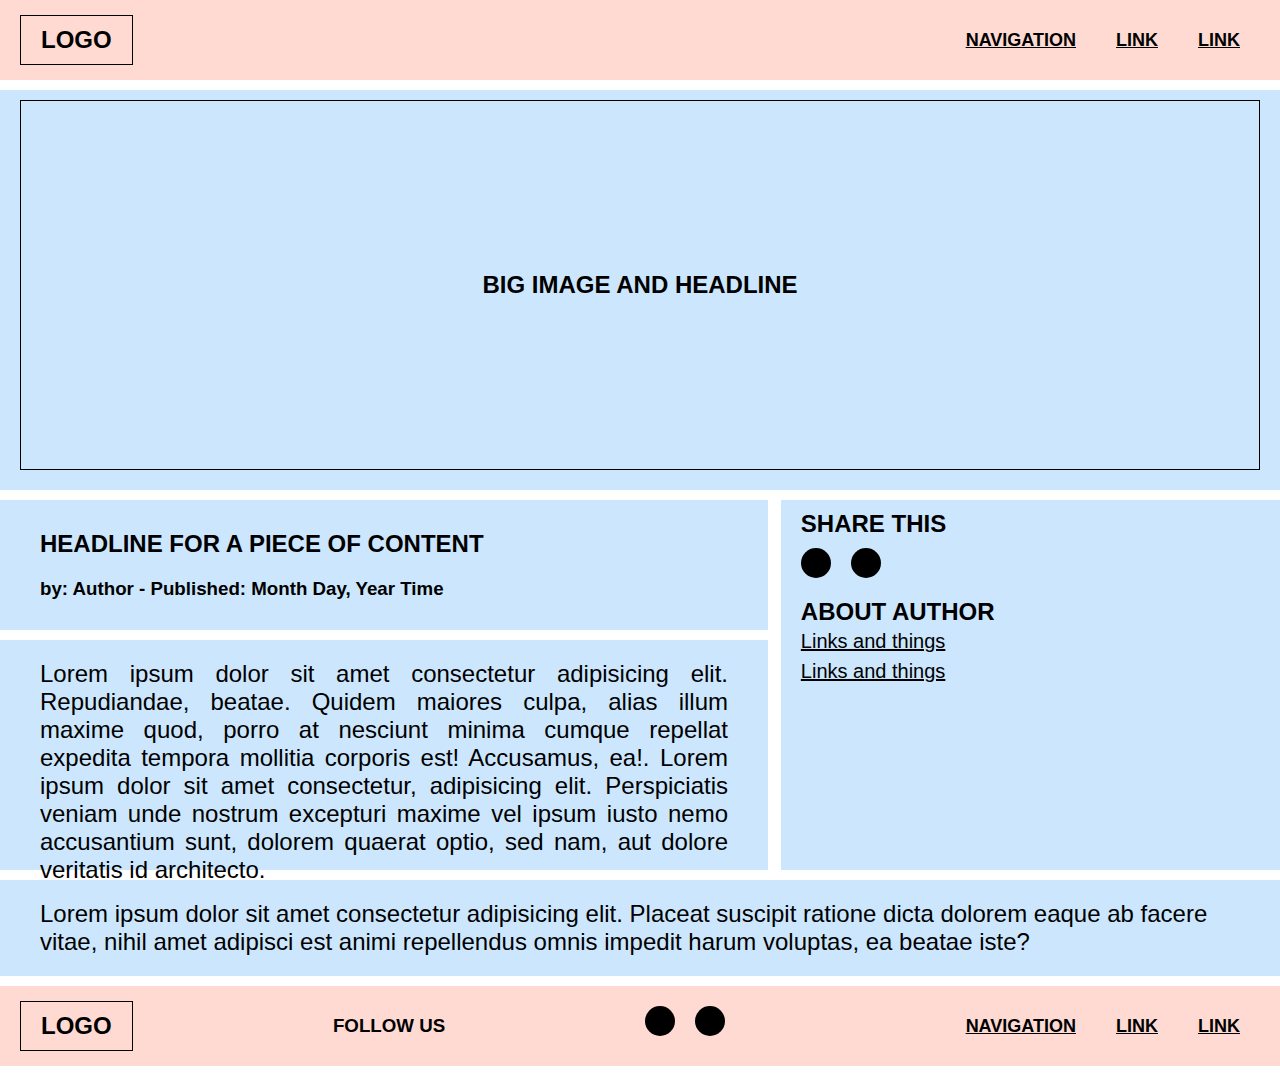
<file: layout.html>
<!DOCTYPE html>
<html lang="en">
  <head>
    <meta charset="UTF-8" />
    <meta http-equiv="X-UA-Compatible" content="IE=edge" />
    <meta name="viewport" content="width=device-width, initial-scale=1.0" />
    <title>Document</title>
    <link rel="stylesheet" href="./assets/css/layout.css" />
  </head>
  <body>
    <div class="wrapper">
      <header>
        <h2 class="logo">LOGO</h2>
        <nav>
          <ul>
            <li><a href="#">NAVIGATION</a></li>
            <li><a href="#">LINK</a></li>
            <li><a href="#">LINK</a></li>
          </ul>
        </nav>
      </header>

      <div class="hero">
        <h2 class="title">BIG IMAGE AND HEADLINE</h2>
      </div>

      <div class="container">
        <div class="content">
          <div class="article-1">
            <h2 class="title-content">HEADLINE FOR A PIECE OF CONTENT</h2>
            <h3 class="autor-content">
              by: Author - Published: Month Day, Year Time
            </h3>
          </div>
          <div class="article-2">
            <p class="para-content">
              Lorem ipsum dolor sit amet consectetur adipisicing elit.
              Repudiandae, beatae. Quidem maiores culpa, alias illum maxime
              quod, porro at nesciunt minima cumque repellat expedita tempora
              mollitia corporis est! Accusamus, ea!. Lorem ipsum dolor sit amet
              consectetur, adipisicing elit. Perspiciatis veniam unde nostrum
              excepturi maxime vel ipsum iusto nemo accusantium sunt, dolorem
              quaerat optio, sed nam, aut dolore veritatis id architecto.
            </p>
          </div>
        </div>

        <div class="sidebar">
          <h2 class="side-title">SHARE THIS</h2>
          <div class="rectangle">
            <div class="rec"></div>
            <div class="rec"></div>
          </div>
          <h2 class="side-author">ABOUT AUTHOR</h2>
          <a href="#">Links and things</a><br />
          <a href="#">Links and things</a>
        </div>

        <div class="footer">
          <div class="content-footer">
            Lorem ipsum dolor sit amet consectetur adipisicing elit. Placeat
            suscipit ratione dicta dolorem eaque ab facere vitae, nihil amet
            adipisci est animi repellendus omnis impedit harum voluptas, ea
            beatae iste?
          </div>
        </div>

        <footer>
          <h2 class="logo">LOGO</h2>
          <h3 class="follow">FOLLOW US</h3>
          <div class="rectangle">
            <div class="rec"></div>
            <div class="rec"></div>
          </div>
          <nav>
            <ul>
              <li><a href="#">NAVIGATION</a></li>
              <li><a href="#">LINK</a></li>
              <li><a href="#">LINK</a></li>
            </ul>
          </nav>
        </footer>
      </div>
    </div>
  </body>
</html>
</file>
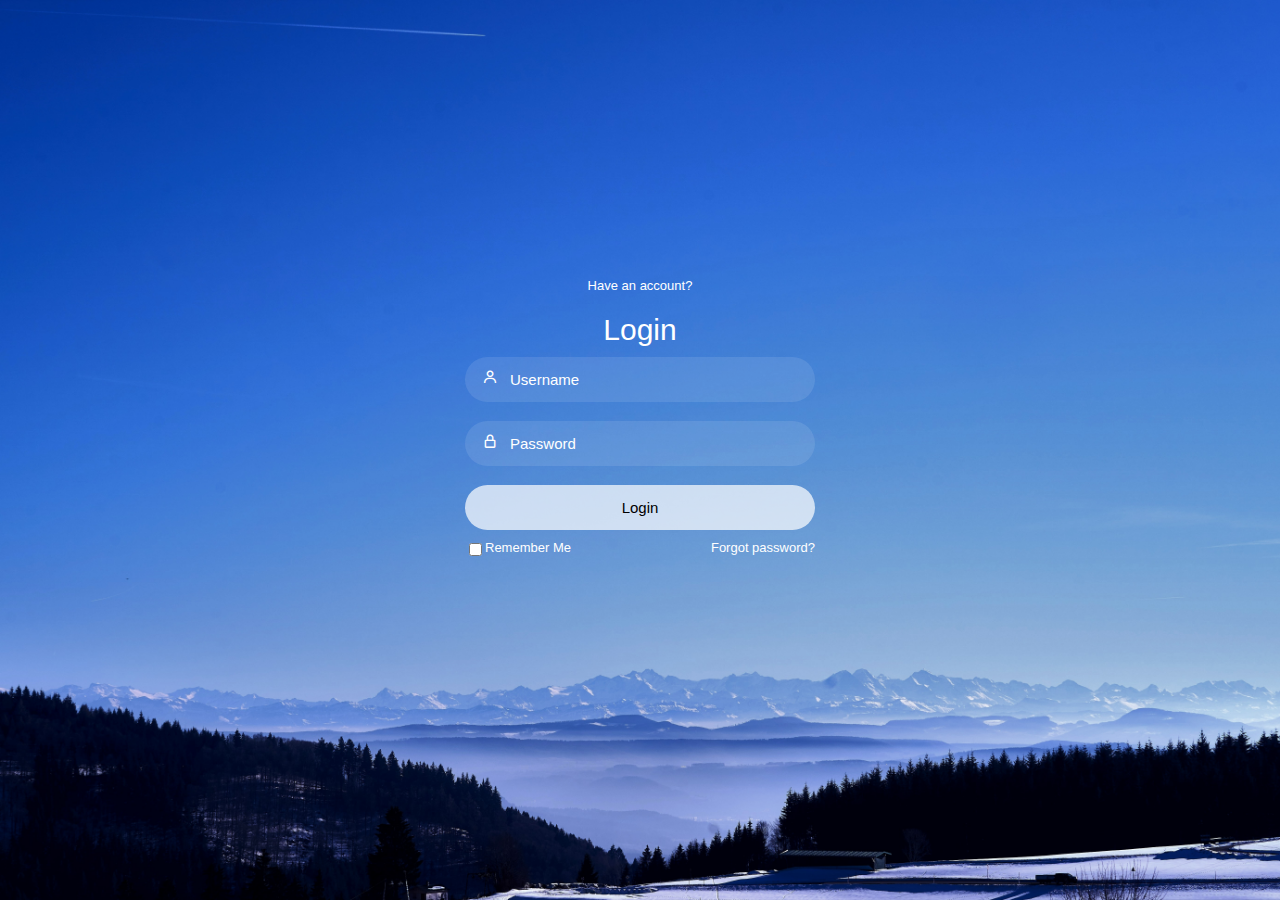
<file: loginForm.html>
<!DOCTYPE html>
<html lang="en">
  <head>
    <meta charset="UTF-8" />
    <meta http-equiv="X-UA-Compatible" content="IE=edge" />
    <meta name="viewport" content="width=device-width, initial-scale=1.0" />
    <link
    href="https://unpkg.com/boxicons@2.1.4/css/boxicons.min.css"
    rel="stylesheet"
    />
    <title>Login</title>
    <link rel="stylesheet" href="./assets/css/loginForm.css" />
  </head>
  <body>
    <div class="box">
      <div class="container">
        <div class="top">
          <span>Have an account?</span>
          <header>Login</header>
        </div>

        <div class="input-field">
          <input type="text" class="input" placeholder="Username" id="" />
          <i class="bx bx-user"></i>
        </div>

        <div class="input-field">
          <input type="Password" class="input" placeholder="Password" id="" />
          <i class="bx bx-lock-alt"></i>
        </div>

        <div class="input-field">
          <input type="submit" class="submit" value="Login" id="" />
        </div>

        <div class="two-col">
          <div class="one">
            <input type="checkbox" name="" id="check" />
            <label for="check"> Remember Me</label>
          </div>
          <div class="two">
            <label><a href="#">Forgot password?</a></label>
          </div>
        </div>
      </div>
    </div>
  </body>
</html>
</file>
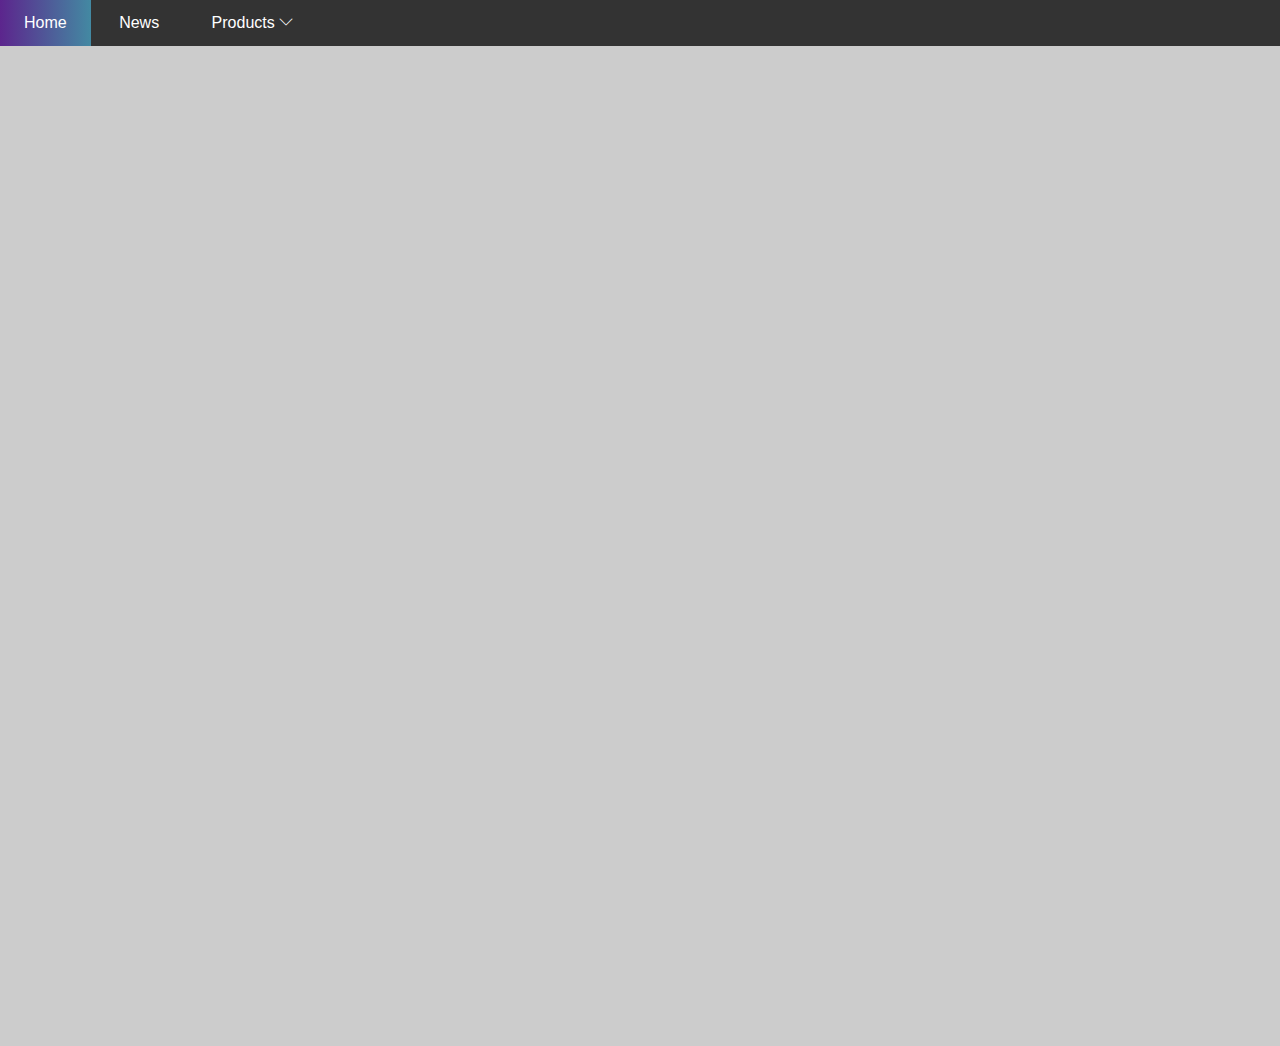
<file: navbar.html>
<!DOCTYPE html>
<html lang="en">
  <head>
    <meta charset="UTF-8" />
    <meta http-equiv="X-UA-Compatible" content="IE=edge" />
    <meta name="viewport" content="width=device-width, initial-scale=1.0" />
    <title>Document</title>
    <!-- CSS link -->
    <link rel="stylesheet" href="./assets/css/navbar.css" />
    <!-- Themify Icon link -->
    <link
      rel="stylesheet"
      href="./assets/fonts/themify-icons/themify-icons.css"
    />
  </head>
  <body>
    <div id="wrapper">
      <div class="header">
        <ul class="nav__list">
          <li class="nav__items">
            <a href="#" class="nav__links">Home</a>
          </li>
          <li class="nav__items">
            <a href="#" class="nav__links">News</a>
          </li>
          <li class="nav__items">
            <a href="#" class="nav__links">
              Products
              <i class="nav-arrow-down ti-angle-down"></i>
            </a>
            <ul class="subnav__list">
              <li class="nav__items">
                <a href="#" class="nav__links">IPhone</a>
              </li>
              <li class="nav__items">
                <a href="#" class="nav__links">IPad</a>
              </li>
              <li class="nav__items">
                <a href="#" class="nav__links">Macbook</a>
              </li>
            </ul>
          </li>
        </ul>
      </div>

      <div class="content"></div>
    </div>
  </body>
</html>
</file>
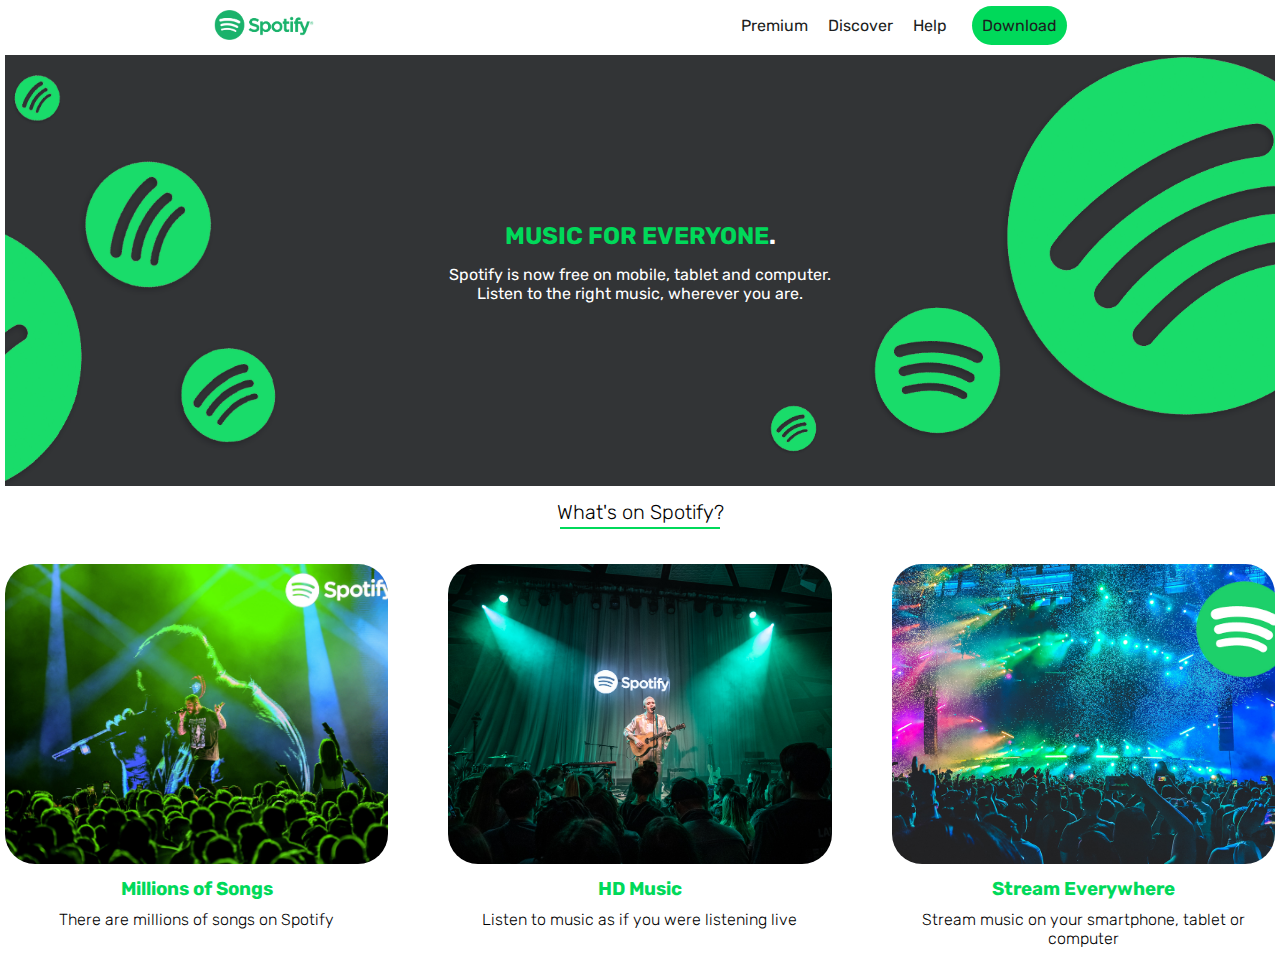
<file: spotify.html>
<!DOCTYPE html>
<html lang="en">
  <head>
    <meta charset="UTF-8" />
    <meta http-equiv="X-UA-Compatible" content="IE=edge" />
    <meta name="viewport" content="width=device-width, initial-scale=1.0" />
    <link
      rel="shortcut icon"
      href="./assets/images/spotify.png"
      type="image/x-icon"
    />
    <!-- Font Awesome -->
    <link
      rel="stylesheet"
      href="https://cdnjs.cloudflare.com/ajax/libs/font-awesome/6.4.0/css/all.min.css"
    />
    <title>Spotify</title>
    <link rel="stylesheet" href="./assets/css/spotify.css" />
  </head>
  <body>
    <div class="wrapper">
      <!-- header -->
      <div class="header">
        <img
          src="./assets/images/spotify_logo.png"
          alt="logo"
          class="header__img-logo"
        />
        <div class="navbar">
          <ul class="header__nav-list">
            <li class="header__nav-items">
              <a href="#" class="header__nav-links">Premium</a>
            </li>
            <li class="header__nav-items">
              <a href="#" class="header__nav-links">Discover</a>
            </li>
            <li class="header__nav-items">
              <a href="#" class="header__nav-links">Help</a>
            </li>
            <li class="header__nav-items">
              <a href="#" class="header__nav-links"><span>Download</span></a>
            </li>
          </ul>
        </div>
        <div class="hamburger">
          <div class="line"></div>
          <div class="line"></div>
          <div class="line"></div>
        </div>
      </div>

      <!-- feature -->
      <div class="feature__banner">
        <div class="head-parent">
          <img src="./assets/images/spotify_bg.png" alt="" class="head-bg" />
          <div class="head-child">
            <h1>MUSIC FOR EVERYONE<span>.</span></h1>
            <p>
              Spotify is now free on mobile, tablet and computer. Listen to the
              right music, wherever you are.
            </p>
          </div>
        </div>
        <div class="feature__questions">
          <h3>What's on Spotify?</h3>
        </div>
      </div>

      <!-- cards -->
      <div class="cards">
        <div class="card">
          <img src="./assets/images/pic2.jpg" alt="" class="card-image" />
          <div class="card-content">
            <h3 class="card-title">Millions of Songs</h3>
            <p class="card-info">There are millions of songs on Spotify</p>
          </div>
        </div>
        <div class="card">
          <img src="./assets/images/pic1.jpg" alt="" class="card-image" />
          <div class="card-content">
            <h3 class="card-title">HD Music</h3>
            <p class="card-info">
              Listen to music as if you were listening live
            </p>
          </div>
        </div>
        <div class="card">
          <img src="./assets/images/pic3.jpg" alt="" class="card-image" />
          <div class="card-content">
            <h3 class="card-title">Stream Everywhere</h3>
            <p class="card-info">
              Stream music on your smartphone, tablet or computer
            </p>
          </div>
        </div>
      </div>
    </div>

    <script>
      hamburger = document.querySelector(".hamburger");
      hamburger.onclick = function() {
          navBar = document.querySelector(".navbar");
          navBar.classList.toggle("active");
      }
    </script>
  </body>
</html>
</file>
<file: midterm_js/style.css>
body {
    background-color: #E3E7E8;
    font-family: Arial, Helvetica, sans-serif;
}

.container {
    width: 1000px;
    margin: auto;
    transition: 0.5s;
}

header {
    display: grid;
    grid-template-columns: 1fr 50px;
    margin-top: 50px;
}

header .shopping {
    position: relative;
    text-align: right;
}

header .shopping img {
    width: 40px;
}

header .shopping span {
    background: red;
    border-radius: 50%;
    display: flex;
    justify-content: center;
    align-items: center;
    color: #fff;
    position: absolute;
    top: -5px;
    left: 80%;
    padding: 3px 10px;
}

.list {
    display: grid;
    grid-template-columns: repeat(3, 1fr);
    column-gap: 20px;
    row-gap: 20px;
    margin-top: 50px;
}

.list .item {
    text-align: center;
    background-color: #DCE0E1;
    padding: 20px;
    box-shadow: 0 50px 50px #757676;
    letter-spacing: 1px;
}

.list .item img {
    width: 90%;
}

.list .item .title {
    font-weight: 600;
}

.list .item .price {
    margin: 10px;
}

.list .item button {
    background-color: #1C1F25;
    color: #fff;
    width: 100%;
    padding: 10px;
}

.card {
    position: fixed;
    top: 0;
    left: 100%;
    width: 500px;
    background-color: #453E3B;
    height: 100vh;
    transition: 0.5s;
}

.active .card {
    left: calc(100% - 500px);
}

.active .container {
    transform: translateX(-200px);
}

.card h1 {
    color: #E8BC0E;
    font-weight: 100;
    margin: 0;
    padding: 0 20px;
    height: 80px;
    display: flex;
    align-items: center;
}

.card .checkOut {
    position: absolute;
    bottom: 0;
    width: 100%;
    display: grid;
    grid-template-columns: repeat(2, 1fr);

}

.card .checkOut div {
    background-color: #E8BC0E;
    width: 100%;
    height: 70px;
    display: flex;
    justify-content: center;
    align-items: center;
    font-weight: bold;
    cursor: pointer;
}

.card .checkOut div:nth-child(2) {
    background-color: #1C1F25;
    color: #fff;
}

.listCard li {
    display: grid;
    grid-template-columns: 100px repeat(3, 1fr);
    color: #fff;
    row-gap: 10px;
}

.listCard li div {
    display: flex;
    justify-content: center;
    align-items: center;
}

.listCard li img {
    width: 90%;
}

.listCard li button {
    background-color: #fff5;
    border: none;
}

.listCard .count {
    margin: 0 10px;
}
</file>
<file: assets/fonts/themify-icons/demo-files/demo.css>
body {
	font: normal 1em/1.5em Arial, Helvetica, sans-serif;
	max-width: 90%;
	margin: 30px auto 0;
}
h1, h3 {
	font-weight: normal;
}
h3 {
	font-size: 1.4;
	text-transform: uppercase;
	letter-spacing: 1px;
}

.icon-section {
	margin: 0 0 3em;
	clear: both;
	overflow: hidden;
}
.icon-container {
	width: 240px; 
	padding: .7em 0;
	float: left; 
	position: relative;
	text-align: left;
}
.icon-container [class^="ti-"], 
.icon-container [class*=" ti-"] {
	color: #000;
	position: absolute;
	margin-top: 3px;
	transition: .3s;
}
.icon-container:hover [class^="ti-"],
.icon-container:hover [class*=" ti-"] {
	font-size: 2.2em;
	margin-top: -5px;
}
.icon-container:hover .icon-name {
	color: #000;
}
.icon-name {
	color: #aaa;
	margin-left: 35px;
	font-size: .8em;
	transition: .3s;
}
.icon-container:hover .icon-name {
	margin-left: 45px;
}
</file>
<file: assets/fonts/themify-icons/themify-icons.css>
@font-face {
	font-family: 'themify';
	src:url('fonts/themify.eot?-fvbane');
	src:url('fonts/themify.eot?#iefix-fvbane') format('embedded-opentype'),
		url('fonts/themify.woff?-fvbane') format('woff'),
		url('fonts/themify.ttf?-fvbane') format('truetype'),
		url('fonts/themify.svg?-fvbane#themify') format('svg');
	font-weight: normal;
	font-style: normal;
}

[class^="ti-"], [class*=" ti-"] {
	font-family: 'themify';
	speak: none;
	font-style: normal;
	font-weight: normal;
	font-variant: normal;
	text-transform: none;
	line-height: 1;

	/* Better Font Rendering =========== */
	-webkit-font-smoothing: antialiased;
	-moz-osx-font-smoothing: grayscale;
}

.ti-wand:before {
	content: "\e600";
}
.ti-volume:before {
	content: "\e601";
}
.ti-user:before {
	content: "\e602";
}
.ti-unlock:before {
	content: "\e603";
}
.ti-unlink:before {
	content: "\e604";
}
.ti-trash:before {
	content: "\e605";
}
.ti-thought:before {
	content: "\e606";
}
.ti-target:before {
	content: "\e607";
}
.ti-tag:before {
	content: "\e608";
}
.ti-tablet:before {
	content: "\e609";
}
.ti-star:before {
	content: "\e60a";
}
.ti-spray:before {
	content: "\e60b";
}
.ti-signal:before {
	content: "\e60c";
}
.ti-shopping-cart:before {
	content: "\e60d";
}
.ti-shopping-cart-full:before {
	content: "\e60e";
}
.ti-settings:before {
	content: "\e60f";
}
.ti-search:before {
	content: "\e610";
}
.ti-zoom-in:before {
	content: "\e611";
}
.ti-zoom-out:before {
	content: "\e612";
}
.ti-cut:before {
	content: "\e613";
}
.ti-ruler:before {
	content: "\e614";
}
.ti-ruler-pencil:before {
	content: "\e615";
}
.ti-ruler-alt:before {
	content: "\e616";
}
.ti-bookmark:before {
	content: "\e617";
}
.ti-bookmark-alt:before {
	content: "\e618";
}
.ti-reload:before {
	content: "\e619";
}
.ti-plus:before {
	content: "\e61a";
}
.ti-pin:before {
	content: "\e61b";
}
.ti-pencil:before {
	content: "\e61c";
}
.ti-pencil-alt:before {
	content: "\e61d";
}
.ti-paint-roller:before {
	content: "\e61e";
}
.ti-paint-bucket:before {
	content: "\e61f";
}
.ti-na:before {
	content: "\e620";
}
.ti-mobile:before {
	content: "\e621";
}
.ti-minus:before {
	content: "\e622";
}
.ti-medall:before {
	content: "\e623";
}
.ti-medall-alt:before {
	content: "\e624";
}
.ti-marker:before {
	content: "\e625";
}
.ti-marker-alt:before {
	content: "\e626";
}
.ti-arrow-up:before {
	content: "\e627";
}
.ti-arrow-right:before {
	content: "\e628";
}
.ti-arrow-left:before {
	content: "\e629";
}
.ti-arrow-down:before {
	content: "\e62a";
}
.ti-lock:before {
	content: "\e62b";
}
.ti-location-arrow:before {
	content: "\e62c";
}
.ti-link:before {
	content: "\e62d";
}
.ti-layout:before {
	content: "\e62e";
}
.ti-layers:before {
	content: "\e62f";
}
.ti-layers-alt:before {
	content: "\e630";
}
.ti-key:before {
	content: "\e631";
}
.ti-import:before {
	content: "\e632";
}
.ti-image:before {
	content: "\e633";
}
.ti-heart:before {
	content: "\e634";
}
.ti-heart-broken:before {
	content: "\e635";
}
.ti-hand-stop:before {
	content: "\e636";
}
.ti-hand-open:before {
	content: "\e637";
}
.ti-hand-drag:before {
	content: "\e638";
}
.ti-folder:before {
	content: "\e639";
}
.ti-flag:before {
	content: "\e63a";
}
.ti-flag-alt:before {
	content: "\e63b";
}
.ti-flag-alt-2:before {
	content: "\e63c";
}
.ti-eye:before {
	content: "\e63d";
}
.ti-export:before {
	content: "\e63e";
}
.ti-exchange-vertical:before {
	content: "\e63f";
}
.ti-desktop:before {
	content: "\e640";
}
.ti-cup:before {
	content: "\e641";
}
.ti-crown:before {
	content: "\e642";
}
.ti-comments:before {
	content: "\e643";
}
.ti-comment:before {
	content: "\e644";
}
.ti-comment-alt:before {
	content: "\e645";
}
.ti-close:before {
	content: "\e646";
}
.ti-clip:before {
	content: "\e647";
}
.ti-angle-up:before {
	content: "\e648";
}
.ti-angle-right:before {
	content: "\e649";
}
.ti-angle-left:before {
	content: "\e64a";
}
.ti-angle-down:before {
	content: "\e64b";
}
.ti-check:before {
	content: "\e64c";
}
.ti-check-box:before {
	content: "\e64d";
}
.ti-camera:before {
	content: "\e64e";
}
.ti-announcement:before {
	content: "\e64f";
}
.ti-brush:before {
	content: "\e650";
}
.ti-briefcase:before {
	content: "\e651";
}
.ti-bolt:before {
	content: "\e652";
}
.ti-bolt-alt:before {
	content: "\e653";
}
.ti-blackboard:before {
	content: "\e654";
}
.ti-bag:before {
	content: "\e655";
}
.ti-move:before {
	content: "\e656";
}
.ti-arrows-vertical:before {
	content: "\e657";
}
.ti-arrows-horizontal:before {
	content: "\e658";
}
.ti-fullscreen:before {
	content: "\e659";
}
.ti-arrow-top-right:before {
	content: "\e65a";
}
.ti-arrow-top-left:before {
	content: "\e65b";
}
.ti-arrow-circle-up:before {
	content: "\e65c";
}
.ti-arrow-circle-right:before {
	content: "\e65d";
}
.ti-arrow-circle-left:before {
	content: "\e65e";
}
.ti-arrow-circle-down:before {
	content: "\e65f";
}
.ti-angle-double-up:before {
	content: "\e660";
}
.ti-angle-double-right:before {
	content: "\e661";
}
.ti-angle-double-left:before {
	content: "\e662";
}
.ti-angle-double-down:before {
	content: "\e663";
}
.ti-zip:before {
	content: "\e664";
}
.ti-world:before {
	content: "\e665";
}
.ti-wheelchair:before {
	content: "\e666";
}
.ti-view-list:before {
	content: "\e667";
}
.ti-view-list-alt:before {
	content: "\e668";
}
.ti-view-grid:before {
	content: "\e669";
}
.ti-uppercase:before {
	content: "\e66a";
}
.ti-upload:before {
	content: "\e66b";
}
.ti-underline:before {
	content: "\e66c";
}
.ti-truck:before {
	content: "\e66d";
}
.ti-timer:before {
	content: "\e66e";
}
.ti-ticket:before {
	content: "\e66f";
}
.ti-thumb-up:before {
	content: "\e670";
}
.ti-thumb-down:before {
	content: "\e671";
}
.ti-text:before {
	content: "\e672";
}
.ti-stats-up:before {
	content: "\e673";
}
.ti-stats-down:before {
	content: "\e674";
}
.ti-split-v:before {
	content: "\e675";
}
.ti-split-h:before {
	content: "\e676";
}
.ti-smallcap:before {
	content: "\e677";
}
.ti-shine:before {
	content: "\e678";
}
.ti-shift-right:before {
	content: "\e679";
}
.ti-shift-left:before {
	content: "\e67a";
}
.ti-shield:before {
	content: "\e67b";
}
.ti-notepad:before {
	content: "\e67c";
}
.ti-server:before {
	content: "\e67d";
}
.ti-quote-right:before {
	content: "\e67e";
}
.ti-quote-left:before {
	content: "\e67f";
}
.ti-pulse:before {
	content: "\e680";
}
.ti-printer:before {
	content: "\e681";
}
.ti-power-off:before {
	content: "\e682";
}
.ti-plug:before {
	content: "\e683";
}
.ti-pie-chart:before {
	content: "\e684";
}
.ti-paragraph:before {
	content: "\e685";
}
.ti-panel:before {
	content: "\e686";
}
.ti-package:before {
	content: "\e687";
}
.ti-music:before {
	content: "\e688";
}
.ti-music-alt:before {
	content: "\e689";
}
.ti-mouse:before {
	content: "\e68a";
}
.ti-mouse-alt:before {
	content: "\e68b";
}
.ti-money:before {
	content: "\e68c";
}
.ti-microphone:before {
	content: "\e68d";
}
.ti-menu:before {
	content: "\e68e";
}
.ti-menu-alt:before {
	content: "\e68f";
}
.ti-map:before {
	content: "\e690";
}
.ti-map-alt:before {
	content: "\e691";
}
.ti-loop:before {
	content: "\e692";
}
.ti-location-pin:before {
	content: "\e693";
}
.ti-list:before {
	content: "\e694";
}
.ti-light-bulb:before {
	content: "\e695";
}
.ti-Italic:before {
	content: "\e696";
}
.ti-info:before {
	content: "\e697";
}
.ti-infinite:before {
	content: "\e698";
}
.ti-id-badge:before {
	content: "\e699";
}
.ti-hummer:before {
	content: "\e69a";
}
.ti-home:before {
	content: "\e69b";
}
.ti-help:before {
	content: "\e69c";
}
.ti-headphone:before {
	content: "\e69d";
}
.ti-harddrives:before {
	content: "\e69e";
}
.ti-harddrive:before {
	content: "\e69f";
}
.ti-gift:before {
	content: "\e6a0";
}
.ti-game:before {
	content: "\e6a1";
}
.ti-filter:before {
	content: "\e6a2";
}
.ti-files:before {
	content: "\e6a3";
}
.ti-file:before {
	content: "\e6a4";
}
.ti-eraser:before {
	content: "\e6a5";
}
.ti-envelope:before {
	content: "\e6a6";
}
.ti-download:before {
	content: "\e6a7";
}
.ti-direction:before {
	content: "\e6a8";
}
.ti-direction-alt:before {
	content: "\e6a9";
}
.ti-dashboard:before {
	content: "\e6aa";
}
.ti-control-stop:before {
	content: "\e6ab";
}
.ti-control-shuffle:before {
	content: "\e6ac";
}
.ti-control-play:before {
	content: "\e6ad";
}
.ti-control-pause:before {
	content: "\e6ae";
}
.ti-control-forward:before {
	content: "\e6af";
}
.ti-control-backward:before {
	content: "\e6b0";
}
.ti-cloud:before {
	content: "\e6b1";
}
.ti-cloud-up:before {
	content: "\e6b2";
}
.ti-cloud-down:before {
	content: "\e6b3";
}
.ti-clipboard:before {
	content: "\e6b4";
}
.ti-car:before {
	content: "\e6b5";
}
.ti-calendar:before {
	content: "\e6b6";
}
.ti-book:before {
	content: "\e6b7";
}
.ti-bell:before {
	content: "\e6b8";
}
.ti-basketball:before {
	content: "\e6b9";
}
.ti-bar-chart:before {
	content: "\e6ba";
}
.ti-bar-chart-alt:before {
	content: "\e6bb";
}
.ti-back-right:before {
	content: "\e6bc";
}
.ti-back-left:before {
	content: "\e6bd";
}
.ti-arrows-corner:before {
	content: "\e6be";
}
.ti-archive:before {
	content: "\e6bf";
}
.ti-anchor:before {
	content: "\e6c0";
}
.ti-align-right:before {
	content: "\e6c1";
}
.ti-align-left:before {
	content: "\e6c2";
}
.ti-align-justify:before {
	content: "\e6c3";
}
.ti-align-center:before {
	content: "\e6c4";
}
.ti-alert:before {
	content: "\e6c5";
}
.ti-alarm-clock:before {
	content: "\e6c6";
}
.ti-agenda:before {
	content: "\e6c7";
}
.ti-write:before {
	content: "\e6c8";
}
.ti-window:before {
	content: "\e6c9";
}
.ti-widgetized:before {
	content: "\e6ca";
}
.ti-widget:before {
	content: "\e6cb";
}
.ti-widget-alt:before {
	content: "\e6cc";
}
.ti-wallet:before {
	content: "\e6cd";
}
.ti-video-clapper:before {
	content: "\e6ce";
}
.ti-video-camera:before {
	content: "\e6cf";
}
.ti-vector:before {
	content: "\e6d0";
}
.ti-themify-logo:before {
	content: "\e6d1";
}
.ti-themify-favicon:before {
	content: "\e6d2";
}
.ti-themify-favicon-alt:before {
	content: "\e6d3";
}
.ti-support:before {
	content: "\e6d4";
}
.ti-stamp:before {
	content: "\e6d5";
}
.ti-split-v-alt:before {
	content: "\e6d6";
}
.ti-slice:before {
	content: "\e6d7";
}
.ti-shortcode:before {
	content: "\e6d8";
}
.ti-shift-right-alt:before {
	content: "\e6d9";
}
.ti-shift-left-alt:before {
	content: "\e6da";
}
.ti-ruler-alt-2:before {
	content: "\e6db";
}
.ti-receipt:before {
	content: "\e6dc";
}
.ti-pin2:before {
	content: "\e6dd";
}
.ti-pin-alt:before {
	content: "\e6de";
}
.ti-pencil-alt2:before {
	content: "\e6df";
}
.ti-palette:before {
	content: "\e6e0";
}
.ti-more:before {
	content: "\e6e1";
}
.ti-more-alt:before {
	content: "\e6e2";
}
.ti-microphone-alt:before {
	content: "\e6e3";
}
.ti-magnet:before {
	content: "\e6e4";
}
.ti-line-double:before {
	content: "\e6e5";
}
.ti-line-dotted:before {
	content: "\e6e6";
}
.ti-line-dashed:before {
	content: "\e6e7";
}
.ti-layout-width-full:before {
	content: "\e6e8";
}
.ti-layout-width-default:before {
	content: "\e6e9";
}
.ti-layout-width-default-alt:before {
	content: "\e6ea";
}
.ti-layout-tab:before {
	content: "\e6eb";
}
.ti-layout-tab-window:before {
	content: "\e6ec";
}
.ti-layout-tab-v:before {
	content: "\e6ed";
}
.ti-layout-tab-min:before {
	content: "\e6ee";
}
.ti-layout-slider:before {
	content: "\e6ef";
}
.ti-layout-slider-alt:before {
	content: "\e6f0";
}
.ti-layout-sidebar-right:before {
	content: "\e6f1";
}
.ti-layout-sidebar-none:before {
	content: "\e6f2";
}
.ti-layout-sidebar-left:before {
	content: "\e6f3";
}
.ti-layout-placeholder:before {
	content: "\e6f4";
}
.ti-layout-menu:before {
	content: "\e6f5";
}
.ti-layout-menu-v:before {
	content: "\e6f6";
}
.ti-layout-menu-separated:before {
	content: "\e6f7";
}
.ti-layout-menu-full:before {
	content: "\e6f8";
}
.ti-layout-media-right-alt:before {
	content: "\e6f9";
}
.ti-layout-media-right:before {
	content: "\e6fa";
}
.ti-layout-media-overlay:before {
	content: "\e6fb";
}
.ti-layout-media-overlay-alt:before {
	content: "\e6fc";
}
.ti-layout-media-overlay-alt-2:before {
	content: "\e6fd";
}
.ti-layout-media-left-alt:before {
	content: "\e6fe";
}
.ti-layout-media-left:before {
	content: "\e6ff";
}
.ti-layout-media-center-alt:before {
	content: "\e700";
}
.ti-layout-media-center:before {
	content: "\e701";
}
.ti-layout-list-thumb:before {
	content: "\e702";
}
.ti-layout-list-thumb-alt:before {
	content: "\e703";
}
.ti-layout-list-post:before {
	content: "\e704";
}
.ti-layout-list-large-image:before {
	content: "\e705";
}
.ti-layout-line-solid:before {
	content: "\e706";
}
.ti-layout-grid4:before {
	content: "\e707";
}
.ti-layout-grid3:before {
	content: "\e708";
}
.ti-layout-grid2:before {
	content: "\e709";
}
.ti-layout-grid2-thumb:before {
	content: "\e70a";
}
.ti-layout-cta-right:before {
	content: "\e70b";
}
.ti-layout-cta-left:before {
	content: "\e70c";
}
.ti-layout-cta-center:before {
	content: "\e70d";
}
.ti-layout-cta-btn-right:before {
	content: "\e70e";
}
.ti-layout-cta-btn-left:before {
	content: "\e70f";
}
.ti-layout-column4:before {
	content: "\e710";
}
.ti-layout-column3:before {
	content: "\e711";
}
.ti-layout-column2:before {
	content: "\e712";
}
.ti-layout-accordion-separated:before {
	content: "\e713";
}
.ti-layout-accordion-merged:before {
	content: "\e714";
}
.ti-layout-accordion-list:before {
	content: "\e715";
}
.ti-ink-pen:before {
	content: "\e716";
}
.ti-info-alt:before {
	content: "\e717";
}
.ti-help-alt:before {
	content: "\e718";
}
.ti-headphone-alt:before {
	content: "\e719";
}
.ti-hand-point-up:before {
	content: "\e71a";
}
.ti-hand-point-right:before {
	content: "\e71b";
}
.ti-hand-point-left:before {
	content: "\e71c";
}
.ti-hand-point-down:before {
	content: "\e71d";
}
.ti-gallery:before {
	content: "\e71e";
}
.ti-face-smile:before {
	content: "\e71f";
}
.ti-face-sad:before {
	content: "\e720";
}
.ti-credit-card:before {
	content: "\e721";
}
.ti-control-skip-forward:before {
	content: "\e722";
}
.ti-control-skip-backward:before {
	content: "\e723";
}
.ti-control-record:before {
	content: "\e724";
}
.ti-control-eject:before {
	content: "\e725";
}
.ti-comments-smiley:before {
	content: "\e726";
}
.ti-brush-alt:before {
	content: "\e727";
}
.ti-youtube:before {
	content: "\e728";
}
.ti-vimeo:before {
	content: "\e729";
}
.ti-twitter:before {
	content: "\e72a";
}
.ti-time:before {
	content: "\e72b";
}
.ti-tumblr:before {
	content: "\e72c";
}
.ti-skype:before {
	content: "\e72d";
}
.ti-share:before {
	content: "\e72e";
}
.ti-share-alt:before {
	content: "\e72f";
}
.ti-rocket:before {
	content: "\e730";
}
.ti-pinterest:before {
	content: "\e731";
}
.ti-new-window:before {
	content: "\e732";
}
.ti-microsoft:before {
	content: "\e733";
}
.ti-list-ol:before {
	content: "\e734";
}
.ti-linkedin:before {
	content: "\e735";
}
.ti-layout-sidebar-2:before {
	content: "\e736";
}
.ti-layout-grid4-alt:before {
	content: "\e737";
}
.ti-layout-grid3-alt:before {
	content: "\e738";
}
.ti-layout-grid2-alt:before {
	content: "\e739";
}
.ti-layout-column4-alt:before {
	content: "\e73a";
}
.ti-layout-column3-alt:before {
	content: "\e73b";
}
.ti-layout-column2-alt:before {
	content: "\e73c";
}
.ti-instagram:before {
	content: "\e73d";
}
.ti-google:before {
	content: "\e73e";
}
.ti-github:before {
	content: "\e73f";
}
.ti-flickr:before {
	content: "\e740";
}
.ti-facebook:before {
	content: "\e741";
}
.ti-dropbox:before {
	content: "\e742";
}
.ti-dribbble:before {
	content: "\e743";
}
.ti-apple:before {
	content: "\e744";
}
.ti-android:before {
	content: "\e745";
}
.ti-save:before {
	content: "\e746";
}
.ti-save-alt:before {
	content: "\e747";
}
.ti-yahoo:before {
	content: "\e748";
}
.ti-wordpress:before {
	content: "\e749";
}
.ti-vimeo-alt:before {
	content: "\e74a";
}
.ti-twitter-alt:before {
	content: "\e74b";
}
.ti-tumblr-alt:before {
	content: "\e74c";
}
.ti-trello:before {
	content: "\e74d";
}
.ti-stack-overflow:before {
	content: "\e74e";
}
.ti-soundcloud:before {
	content: "\e74f";
}
.ti-sharethis:before {
	content: "\e750";
}
.ti-sharethis-alt:before {
	content: "\e751";
}
.ti-reddit:before {
	content: "\e752";
}
.ti-pinterest-alt:before {
	content: "\e753";
}
.ti-microsoft-alt:before {
	content: "\e754";
}
.ti-linux:before {
	content: "\e755";
}
.ti-jsfiddle:before {
	content: "\e756";
}
.ti-joomla:before {
	content: "\e757";
}
.ti-html5:before {
	content: "\e758";
}
.ti-flickr-alt:before {
	content: "\e759";
}
.ti-email:before {
	content: "\e75a";
}
.ti-drupal:before {
	content: "\e75b";
}
.ti-dropbox-alt:before {
	content: "\e75c";
}
.ti-css3:before {
	content: "\e75d";
}
.ti-rss:before {
	content: "\e75e";
}
.ti-rss-alt:before {
	content: "\e75f";
}
</file>
<file: assets/fonts/themify-icons/ie7/ie7.css>
.ti-wand {
	*zoom: expression(this.runtimeStyle['zoom'] = '1', this.innerHTML = '&#xe600;');
}
.ti-volume {
	*zoom: expression(this.runtimeStyle['zoom'] = '1', this.innerHTML = '&#xe601;');
}
.ti-user {
	*zoom: expression(this.runtimeStyle['zoom'] = '1', this.innerHTML = '&#xe602;');
}
.ti-unlock {
	*zoom: expression(this.runtimeStyle['zoom'] = '1', this.innerHTML = '&#xe603;');
}
.ti-unlink {
	*zoom: expression(this.runtimeStyle['zoom'] = '1', this.innerHTML = '&#xe604;');
}
.ti-trash {
	*zoom: expression(this.runtimeStyle['zoom'] = '1', this.innerHTML = '&#xe605;');
}
.ti-thought {
	*zoom: expression(this.runtimeStyle['zoom'] = '1', this.innerHTML = '&#xe606;');
}
.ti-target {
	*zoom: expression(this.runtimeStyle['zoom'] = '1', this.innerHTML = '&#xe607;');
}
.ti-tag {
	*zoom: expression(this.runtimeStyle['zoom'] = '1', this.innerHTML = '&#xe608;');
}
.ti-tablet {
	*zoom: expression(this.runtimeStyle['zoom'] = '1', this.innerHTML = '&#xe609;');
}
.ti-star {
	*zoom: expression(this.runtimeStyle['zoom'] = '1', this.innerHTML = '&#xe60a;');
}
.ti-spray {
	*zoom: expression(this.runtimeStyle['zoom'] = '1', this.innerHTML = '&#xe60b;');
}
.ti-signal {
	*zoom: expression(this.runtimeStyle['zoom'] = '1', this.innerHTML = '&#xe60c;');
}
.ti-shopping-cart {
	*zoom: expression(this.runtimeStyle['zoom'] = '1', this.innerHTML = '&#xe60d;');
}
.ti-shopping-cart-full {
	*zoom: expression(this.runtimeStyle['zoom'] = '1', this.innerHTML = '&#xe60e;');
}
.ti-settings {
	*zoom: expression(this.runtimeStyle['zoom'] = '1', this.innerHTML = '&#xe60f;');
}
.ti-search {
	*zoom: expression(this.runtimeStyle['zoom'] = '1', this.innerHTML = '&#xe610;');
}
.ti-zoom-in {
	*zoom: expression(this.runtimeStyle['zoom'] = '1', this.innerHTML = '&#xe611;');
}
.ti-zoom-out {
	*zoom: expression(this.runtimeStyle['zoom'] = '1', this.innerHTML = '&#xe612;');
}
.ti-cut {
	*zoom: expression(this.runtimeStyle['zoom'] = '1', this.innerHTML = '&#xe613;');
}
.ti-ruler {
	*zoom: expression(this.runtimeStyle['zoom'] = '1', this.innerHTML = '&#xe614;');
}
.ti-ruler-pencil {
	*zoom: expression(this.runtimeStyle['zoom'] = '1', this.innerHTML = '&#xe615;');
}
.ti-ruler-alt {
	*zoom: expression(this.runtimeStyle['zoom'] = '1', this.innerHTML = '&#xe616;');
}
.ti-bookmark {
	*zoom: expression(this.runtimeStyle['zoom'] = '1', this.innerHTML = '&#xe617;');
}
.ti-bookmark-alt {
	*zoom: expression(this.runtimeStyle['zoom'] = '1', this.innerHTML = '&#xe618;');
}
.ti-reload {
	*zoom: expression(this.runtimeStyle['zoom'] = '1', this.innerHTML = '&#xe619;');
}
.ti-plus {
	*zoom: expression(this.runtimeStyle['zoom'] = '1', this.innerHTML = '&#xe61a;');
}
.ti-pin {
	*zoom: expression(this.runtimeStyle['zoom'] = '1', this.innerHTML = '&#xe61b;');
}
.ti-pencil {
	*zoom: expression(this.runtimeStyle['zoom'] = '1', this.innerHTML = '&#xe61c;');
}
.ti-pencil-alt {
	*zoom: expression(this.runtimeStyle['zoom'] = '1', this.innerHTML = '&#xe61d;');
}
.ti-paint-roller {
	*zoom: expression(this.runtimeStyle['zoom'] = '1', this.innerHTML = '&#xe61e;');
}
.ti-paint-bucket {
	*zoom: expression(this.runtimeStyle['zoom'] = '1', this.innerHTML = '&#xe61f;');
}
.ti-na {
	*zoom: expression(this.runtimeStyle['zoom'] = '1', this.innerHTML = '&#xe620;');
}
.ti-mobile {
	*zoom: expression(this.runtimeStyle['zoom'] = '1', this.innerHTML = '&#xe621;');
}
.ti-minus {
	*zoom: expression(this.runtimeStyle['zoom'] = '1', this.innerHTML = '&#xe622;');
}
.ti-medall {
	*zoom: expression(this.runtimeStyle['zoom'] = '1', this.innerHTML = '&#xe623;');
}
.ti-medall-alt {
	*zoom: expression(this.runtimeStyle['zoom'] = '1', this.innerHTML = '&#xe624;');
}
.ti-marker {
	*zoom: expression(this.runtimeStyle['zoom'] = '1', this.innerHTML = '&#xe625;');
}
.ti-marker-alt {
	*zoom: expression(this.runtimeStyle['zoom'] = '1', this.innerHTML = '&#xe626;');
}
.ti-arrow-up {
	*zoom: expression(this.runtimeStyle['zoom'] = '1', this.innerHTML = '&#xe627;');
}
.ti-arrow-right {
	*zoom: expression(this.runtimeStyle['zoom'] = '1', this.innerHTML = '&#xe628;');
}
.ti-arrow-left {
	*zoom: expression(this.runtimeStyle['zoom'] = '1', this.innerHTML = '&#xe629;');
}
.ti-arrow-down {
	*zoom: expression(this.runtimeStyle['zoom'] = '1', this.innerHTML = '&#xe62a;');
}
.ti-lock {
	*zoom: expression(this.runtimeStyle['zoom'] = '1', this.innerHTML = '&#xe62b;');
}
.ti-location-arrow {
	*zoom: expression(this.runtimeStyle['zoom'] = '1', this.innerHTML = '&#xe62c;');
}
.ti-link {
	*zoom: expression(this.runtimeStyle['zoom'] = '1', this.innerHTML = '&#xe62d;');
}
.ti-layout {
	*zoom: expression(this.runtimeStyle['zoom'] = '1', this.innerHTML = '&#xe62e;');
}
.ti-layers {
	*zoom: expression(this.runtimeStyle['zoom'] = '1', this.innerHTML = '&#xe62f;');
}
.ti-layers-alt {
	*zoom: expression(this.runtimeStyle['zoom'] = '1', this.innerHTML = '&#xe630;');
}
.ti-key {
	*zoom: expression(this.runtimeStyle['zoom'] = '1', this.innerHTML = '&#xe631;');
}
.ti-import {
	*zoom: expression(this.runtimeStyle['zoom'] = '1', this.innerHTML = '&#xe632;');
}
.ti-image {
	*zoom: expression(this.runtimeStyle['zoom'] = '1', this.innerHTML = '&#xe633;');
}
.ti-heart {
	*zoom: expression(this.runtimeStyle['zoom'] = '1', this.innerHTML = '&#xe634;');
}
.ti-heart-broken {
	*zoom: expression(this.runtimeStyle['zoom'] = '1', this.innerHTML = '&#xe635;');
}
.ti-hand-stop {
	*zoom: expression(this.runtimeStyle['zoom'] = '1', this.innerHTML = '&#xe636;');
}
.ti-hand-open {
	*zoom: expression(this.runtimeStyle['zoom'] = '1', this.innerHTML = '&#xe637;');
}
.ti-hand-drag {
	*zoom: expression(this.runtimeStyle['zoom'] = '1', this.innerHTML = '&#xe638;');
}
.ti-folder {
	*zoom: expression(this.runtimeStyle['zoom'] = '1', this.innerHTML = '&#xe639;');
}
.ti-flag {
	*zoom: expression(this.runtimeStyle['zoom'] = '1', this.innerHTML = '&#xe63a;');
}
.ti-flag-alt {
	*zoom: expression(this.runtimeStyle['zoom'] = '1', this.innerHTML = '&#xe63b;');
}
.ti-flag-alt-2 {
	*zoom: expression(this.runtimeStyle['zoom'] = '1', this.innerHTML = '&#xe63c;');
}
.ti-eye {
	*zoom: expression(this.runtimeStyle['zoom'] = '1', this.innerHTML = '&#xe63d;');
}
.ti-export {
	*zoom: expression(this.runtimeStyle['zoom'] = '1', this.innerHTML = '&#xe63e;');
}
.ti-exchange-vertical {
	*zoom: expression(this.runtimeStyle['zoom'] = '1', this.innerHTML = '&#xe63f;');
}
.ti-desktop {
	*zoom: expression(this.runtimeStyle['zoom'] = '1', this.innerHTML = '&#xe640;');
}
.ti-cup {
	*zoom: expression(this.runtimeStyle['zoom'] = '1', this.innerHTML = '&#xe641;');
}
.ti-crown {
	*zoom: expression(this.runtimeStyle['zoom'] = '1', this.innerHTML = '&#xe642;');
}
.ti-comments {
	*zoom: expression(this.runtimeStyle['zoom'] = '1', this.innerHTML = '&#xe643;');
}
.ti-comment {
	*zoom: expression(this.runtimeStyle['zoom'] = '1', this.innerHTML = '&#xe644;');
}
.ti-comment-alt {
	*zoom: expression(this.runtimeStyle['zoom'] = '1', this.innerHTML = '&#xe645;');
}
.ti-close {
	*zoom: expression(this.runtimeStyle['zoom'] = '1', this.innerHTML = '&#xe646;');
}
.ti-clip {
	*zoom: expression(this.runtimeStyle['zoom'] = '1', this.innerHTML = '&#xe647;');
}
.ti-angle-up {
	*zoom: expression(this.runtimeStyle['zoom'] = '1', this.innerHTML = '&#xe648;');
}
.ti-angle-right {
	*zoom: expression(this.runtimeStyle['zoom'] = '1', this.innerHTML = '&#xe649;');
}
.ti-angle-left {
	*zoom: expression(this.runtimeStyle['zoom'] = '1', this.innerHTML = '&#xe64a;');
}
.ti-angle-down {
	*zoom: expression(this.runtimeStyle['zoom'] = '1', this.innerHTML = '&#xe64b;');
}
.ti-check {
	*zoom: expression(this.runtimeStyle['zoom'] = '1', this.innerHTML = '&#xe64c;');
}
.ti-check-box {
	*zoom: expression(this.runtimeStyle['zoom'] = '1', this.innerHTML = '&#xe64d;');
}
.ti-camera {
	*zoom: expression(this.runtimeStyle['zoom'] = '1', this.innerHTML = '&#xe64e;');
}
.ti-announcement {
	*zoom: expression(this.runtimeStyle['zoom'] = '1', this.innerHTML = '&#xe64f;');
}
.ti-brush {
	*zoom: expression(this.runtimeStyle['zoom'] = '1', this.innerHTML = '&#xe650;');
}
.ti-briefcase {
	*zoom: expression(this.runtimeStyle['zoom'] = '1', this.innerHTML = '&#xe651;');
}
.ti-bolt {
	*zoom: expression(this.runtimeStyle['zoom'] = '1', this.innerHTML = '&#xe652;');
}
.ti-bolt-alt {
	*zoom: expression(this.runtimeStyle['zoom'] = '1', this.innerHTML = '&#xe653;');
}
.ti-blackboard {
	*zoom: expression(this.runtimeStyle['zoom'] = '1', this.innerHTML = '&#xe654;');
}
.ti-bag {
	*zoom: expression(this.runtimeStyle['zoom'] = '1', this.innerHTML = '&#xe655;');
}
.ti-move {
	*zoom: expression(this.runtimeStyle['zoom'] = '1', this.innerHTML = '&#xe656;');
}
.ti-arrows-vertical {
	*zoom: expression(this.runtimeStyle['zoom'] = '1', this.innerHTML = '&#xe657;');
}
.ti-arrows-horizontal {
	*zoom: expression(this.runtimeStyle['zoom'] = '1', this.innerHTML = '&#xe658;');
}
.ti-fullscreen {
	*zoom: expression(this.runtimeStyle['zoom'] = '1', this.innerHTML = '&#xe659;');
}
.ti-arrow-top-right {
	*zoom: expression(this.runtimeStyle['zoom'] = '1', this.innerHTML = '&#xe65a;');
}
.ti-arrow-top-left {
	*zoom: expression(this.runtimeStyle['zoom'] = '1', this.innerHTML = '&#xe65b;');
}
.ti-arrow-circle-up {
	*zoom: expression(this.runtimeStyle['zoom'] = '1', this.innerHTML = '&#xe65c;');
}
.ti-arrow-circle-right {
	*zoom: expression(this.runtimeStyle['zoom'] = '1', this.innerHTML = '&#xe65d;');
}
.ti-arrow-circle-left {
	*zoom: expression(this.runtimeStyle['zoom'] = '1', this.innerHTML = '&#xe65e;');
}
.ti-arrow-circle-down {
	*zoom: expression(this.runtimeStyle['zoom'] = '1', this.innerHTML = '&#xe65f;');
}
.ti-angle-double-up {
	*zoom: expression(this.runtimeStyle['zoom'] = '1', this.innerHTML = '&#xe660;');
}
.ti-angle-double-right {
	*zoom: expression(this.runtimeStyle['zoom'] = '1', this.innerHTML = '&#xe661;');
}
.ti-angle-double-left {
	*zoom: expression(this.runtimeStyle['zoom'] = '1', this.innerHTML = '&#xe662;');
}
.ti-angle-double-down {
	*zoom: expression(this.runtimeStyle['zoom'] = '1', this.innerHTML = '&#xe663;');
}
.ti-zip {
	*zoom: expression(this.runtimeStyle['zoom'] = '1', this.innerHTML = '&#xe664;');
}
.ti-world {
	*zoom: expression(this.runtimeStyle['zoom'] = '1', this.innerHTML = '&#xe665;');
}
.ti-wheelchair {
	*zoom: expression(this.runtimeStyle['zoom'] = '1', this.innerHTML = '&#xe666;');
}
.ti-view-list {
	*zoom: expression(this.runtimeStyle['zoom'] = '1', this.innerHTML = '&#xe667;');
}
.ti-view-list-alt {
	*zoom: expression(this.runtimeStyle['zoom'] = '1', this.innerHTML = '&#xe668;');
}
.ti-view-grid {
	*zoom: expression(this.runtimeStyle['zoom'] = '1', this.innerHTML = '&#xe669;');
}
.ti-uppercase {
	*zoom: expression(this.runtimeStyle['zoom'] = '1', this.innerHTML = '&#xe66a;');
}
.ti-upload {
	*zoom: expression(this.runtimeStyle['zoom'] = '1', this.innerHTML = '&#xe66b;');
}
.ti-underline {
	*zoom: expression(this.runtimeStyle['zoom'] = '1', this.innerHTML = '&#xe66c;');
}
.ti-truck {
	*zoom: expression(this.runtimeStyle['zoom'] = '1', this.innerHTML = '&#xe66d;');
}
.ti-timer {
	*zoom: expression(this.runtimeStyle['zoom'] = '1', this.innerHTML = '&#xe66e;');
}
.ti-ticket {
	*zoom: expression(this.runtimeStyle['zoom'] = '1', this.innerHTML = '&#xe66f;');
}
.ti-thumb-up {
	*zoom: expression(this.runtimeStyle['zoom'] = '1', this.innerHTML = '&#xe670;');
}
.ti-thumb-down {
	*zoom: expression(this.runtimeStyle['zoom'] = '1', this.innerHTML = '&#xe671;');
}
.ti-text {
	*zoom: expression(this.runtimeStyle['zoom'] = '1', this.innerHTML = '&#xe672;');
}
.ti-stats-up {
	*zoom: expression(this.runtimeStyle['zoom'] = '1', this.innerHTML = '&#xe673;');
}
.ti-stats-down {
	*zoom: expression(this.runtimeStyle['zoom'] = '1', this.innerHTML = '&#xe674;');
}
.ti-split-v {
	*zoom: expression(this.runtimeStyle['zoom'] = '1', this.innerHTML = '&#xe675;');
}
.ti-split-h {
	*zoom: expression(this.runtimeStyle['zoom'] = '1', this.innerHTML = '&#xe676;');
}
.ti-smallcap {
	*zoom: expression(this.runtimeStyle['zoom'] = '1', this.innerHTML = '&#xe677;');
}
.ti-shine {
	*zoom: expression(this.runtimeStyle['zoom'] = '1', this.innerHTML = '&#xe678;');
}
.ti-shift-right {
	*zoom: expression(this.runtimeStyle['zoom'] = '1', this.innerHTML = '&#xe679;');
}
.ti-shift-left {
	*zoom: expression(this.runtimeStyle['zoom'] = '1', this.innerHTML = '&#xe67a;');
}
.ti-shield {
	*zoom: expression(this.runtimeStyle['zoom'] = '1', this.innerHTML = '&#xe67b;');
}
.ti-notepad {
	*zoom: expression(this.runtimeStyle['zoom'] = '1', this.innerHTML = '&#xe67c;');
}
.ti-server {
	*zoom: expression(this.runtimeStyle['zoom'] = '1', this.innerHTML = '&#xe67d;');
}
.ti-quote-right {
	*zoom: expression(this.runtimeStyle['zoom'] = '1', this.innerHTML = '&#xe67e;');
}
.ti-quote-left {
	*zoom: expression(this.runtimeStyle['zoom'] = '1', this.innerHTML = '&#xe67f;');
}
.ti-pulse {
	*zoom: expression(this.runtimeStyle['zoom'] = '1', this.innerHTML = '&#xe680;');
}
.ti-printer {
	*zoom: expression(this.runtimeStyle['zoom'] = '1', this.innerHTML = '&#xe681;');
}
.ti-power-off {
	*zoom: expression(this.runtimeStyle['zoom'] = '1', this.innerHTML = '&#xe682;');
}
.ti-plug {
	*zoom: expression(this.runtimeStyle['zoom'] = '1', this.innerHTML = '&#xe683;');
}
.ti-pie-chart {
	*zoom: expression(this.runtimeStyle['zoom'] = '1', this.innerHTML = '&#xe684;');
}
.ti-paragraph {
	*zoom: expression(this.runtimeStyle['zoom'] = '1', this.innerHTML = '&#xe685;');
}
.ti-panel {
	*zoom: expression(this.runtimeStyle['zoom'] = '1', this.innerHTML = '&#xe686;');
}
.ti-package {
	*zoom: expression(this.runtimeStyle['zoom'] = '1', this.innerHTML = '&#xe687;');
}
.ti-music {
	*zoom: expression(this.runtimeStyle['zoom'] = '1', this.innerHTML = '&#xe688;');
}
.ti-music-alt {
	*zoom: expression(this.runtimeStyle['zoom'] = '1', this.innerHTML = '&#xe689;');
}
.ti-mouse {
	*zoom: expression(this.runtimeStyle['zoom'] = '1', this.innerHTML = '&#xe68a;');
}
.ti-mouse-alt {
	*zoom: expression(this.runtimeStyle['zoom'] = '1', this.innerHTML = '&#xe68b;');
}
.ti-money {
	*zoom: expression(this.runtimeStyle['zoom'] = '1', this.innerHTML = '&#xe68c;');
}
.ti-microphone {
	*zoom: expression(this.runtimeStyle['zoom'] = '1', this.innerHTML = '&#xe68d;');
}
.ti-menu {
	*zoom: expression(this.runtimeStyle['zoom'] = '1', this.innerHTML = '&#xe68e;');
}
.ti-menu-alt {
	*zoom: expression(this.runtimeStyle['zoom'] = '1', this.innerHTML = '&#xe68f;');
}
.ti-map {
	*zoom: expression(this.runtimeStyle['zoom'] = '1', this.innerHTML = '&#xe690;');
}
.ti-map-alt {
	*zoom: expression(this.runtimeStyle['zoom'] = '1', this.innerHTML = '&#xe691;');
}
.ti-loop {
	*zoom: expression(this.runtimeStyle['zoom'] = '1', this.innerHTML = '&#xe692;');
}
.ti-location-pin {
	*zoom: expression(this.runtimeStyle['zoom'] = '1', this.innerHTML = '&#xe693;');
}
.ti-list {
	*zoom: expression(this.runtimeStyle['zoom'] = '1', this.innerHTML = '&#xe694;');
}
.ti-light-bulb {
	*zoom: expression(this.runtimeStyle['zoom'] = '1', this.innerHTML = '&#xe695;');
}
.ti-Italic {
	*zoom: expression(this.runtimeStyle['zoom'] = '1', this.innerHTML = '&#xe696;');
}
.ti-info {
	*zoom: expression(this.runtimeStyle['zoom'] = '1', this.innerHTML = '&#xe697;');
}
.ti-infinite {
	*zoom: expression(this.runtimeStyle['zoom'] = '1', this.innerHTML = '&#xe698;');
}
.ti-id-badge {
	*zoom: expression(this.runtimeStyle['zoom'] = '1', this.innerHTML = '&#xe699;');
}
.ti-hummer {
	*zoom: expression(this.runtimeStyle['zoom'] = '1', this.innerHTML = '&#xe69a;');
}
.ti-home {
	*zoom: expression(this.runtimeStyle['zoom'] = '1', this.innerHTML = '&#xe69b;');
}
.ti-help {
	*zoom: expression(this.runtimeStyle['zoom'] = '1', this.innerHTML = '&#xe69c;');
}
.ti-headphone {
	*zoom: expression(this.runtimeStyle['zoom'] = '1', this.innerHTML = '&#xe69d;');
}
.ti-harddrives {
	*zoom: expression(this.runtimeStyle['zoom'] = '1', this.innerHTML = '&#xe69e;');
}
.ti-harddrive {
	*zoom: expression(this.runtimeStyle['zoom'] = '1', this.innerHTML = '&#xe69f;');
}
.ti-gift {
	*zoom: expression(this.runtimeStyle['zoom'] = '1', this.innerHTML = '&#xe6a0;');
}
.ti-game {
	*zoom: expression(this.runtimeStyle['zoom'] = '1', this.innerHTML = '&#xe6a1;');
}
.ti-filter {
	*zoom: expression(this.runtimeStyle['zoom'] = '1', this.innerHTML = '&#xe6a2;');
}
.ti-files {
	*zoom: expression(this.runtimeStyle['zoom'] = '1', this.innerHTML = '&#xe6a3;');
}
.ti-file {
	*zoom: expression(this.runtimeStyle['zoom'] = '1', this.innerHTML = '&#xe6a4;');
}
.ti-eraser {
	*zoom: expression(this.runtimeStyle['zoom'] = '1', this.innerHTML = '&#xe6a5;');
}
.ti-envelope {
	*zoom: expression(this.runtimeStyle['zoom'] = '1', this.innerHTML = '&#xe6a6;');
}
.ti-download {
	*zoom: expression(this.runtimeStyle['zoom'] = '1', this.innerHTML = '&#xe6a7;');
}
.ti-direction {
	*zoom: expression(this.runtimeStyle['zoom'] = '1', this.innerHTML = '&#xe6a8;');
}
.ti-direction-alt {
	*zoom: expression(this.runtimeStyle['zoom'] = '1', this.innerHTML = '&#xe6a9;');
}
.ti-dashboard {
	*zoom: expression(this.runtimeStyle['zoom'] = '1', this.innerHTML = '&#xe6aa;');
}
.ti-control-stop {
	*zoom: expression(this.runtimeStyle['zoom'] = '1', this.innerHTML = '&#xe6ab;');
}
.ti-control-shuffle {
	*zoom: expression(this.runtimeStyle['zoom'] = '1', this.innerHTML = '&#xe6ac;');
}
.ti-control-play {
	*zoom: expression(this.runtimeStyle['zoom'] = '1', this.innerHTML = '&#xe6ad;');
}
.ti-control-pause {
	*zoom: expression(this.runtimeStyle['zoom'] = '1', this.innerHTML = '&#xe6ae;');
}
.ti-control-forward {
	*zoom: expression(this.runtimeStyle['zoom'] = '1', this.innerHTML = '&#xe6af;');
}
.ti-control-backward {
	*zoom: expression(this.runtimeStyle['zoom'] = '1', this.innerHTML = '&#xe6b0;');
}
.ti-cloud {
	*zoom: expression(this.runtimeStyle['zoom'] = '1', this.innerHTML = '&#xe6b1;');
}
.ti-cloud-up {
	*zoom: expression(this.runtimeStyle['zoom'] = '1', this.innerHTML = '&#xe6b2;');
}
.ti-cloud-down {
	*zoom: expression(this.runtimeStyle['zoom'] = '1', this.innerHTML = '&#xe6b3;');
}
.ti-clipboard {
	*zoom: expression(this.runtimeStyle['zoom'] = '1', this.innerHTML = '&#xe6b4;');
}
.ti-car {
	*zoom: expression(this.runtimeStyle['zoom'] = '1', this.innerHTML = '&#xe6b5;');
}
.ti-calendar {
	*zoom: expression(this.runtimeStyle['zoom'] = '1', this.innerHTML = '&#xe6b6;');
}
.ti-book {
	*zoom: expression(this.runtimeStyle['zoom'] = '1', this.innerHTML = '&#xe6b7;');
}
.ti-bell {
	*zoom: expression(this.runtimeStyle['zoom'] = '1', this.innerHTML = '&#xe6b8;');
}
.ti-basketball {
	*zoom: expression(this.runtimeStyle['zoom'] = '1', this.innerHTML = '&#xe6b9;');
}
.ti-bar-chart {
	*zoom: expression(this.runtimeStyle['zoom'] = '1', this.innerHTML = '&#xe6ba;');
}
.ti-bar-chart-alt {
	*zoom: expression(this.runtimeStyle['zoom'] = '1', this.innerHTML = '&#xe6bb;');
}
.ti-back-right {
	*zoom: expression(this.runtimeStyle['zoom'] = '1', this.innerHTML = '&#xe6bc;');
}
.ti-back-left {
	*zoom: expression(this.runtimeStyle['zoom'] = '1', this.innerHTML = '&#xe6bd;');
}
.ti-arrows-corner {
	*zoom: expression(this.runtimeStyle['zoom'] = '1', this.innerHTML = '&#xe6be;');
}
.ti-archive {
	*zoom: expression(this.runtimeStyle['zoom'] = '1', this.innerHTML = '&#xe6bf;');
}
.ti-anchor {
	*zoom: expression(this.runtimeStyle['zoom'] = '1', this.innerHTML = '&#xe6c0;');
}
.ti-align-right {
	*zoom: expression(this.runtimeStyle['zoom'] = '1', this.innerHTML = '&#xe6c1;');
}
.ti-align-left {
	*zoom: expression(this.runtimeStyle['zoom'] = '1', this.innerHTML = '&#xe6c2;');
}
.ti-align-justify {
	*zoom: expression(this.runtimeStyle['zoom'] = '1', this.innerHTML = '&#xe6c3;');
}
.ti-align-center {
	*zoom: expression(this.runtimeStyle['zoom'] = '1', this.innerHTML = '&#xe6c4;');
}
.ti-alert {
	*zoom: expression(this.runtimeStyle['zoom'] = '1', this.innerHTML = '&#xe6c5;');
}
.ti-alarm-clock {
	*zoom: expression(this.runtimeStyle['zoom'] = '1', this.innerHTML = '&#xe6c6;');
}
.ti-agenda {
	*zoom: expression(this.runtimeStyle['zoom'] = '1', this.innerHTML = '&#xe6c7;');
}
.ti-write {
	*zoom: expression(this.runtimeStyle['zoom'] = '1', this.innerHTML = '&#xe6c8;');
}
.ti-window {
	*zoom: expression(this.runtimeStyle['zoom'] = '1', this.innerHTML = '&#xe6c9;');
}
.ti-widgetized {
	*zoom: expression(this.runtimeStyle['zoom'] = '1', this.innerHTML = '&#xe6ca;');
}
.ti-widget {
	*zoom: expression(this.runtimeStyle['zoom'] = '1', this.innerHTML = '&#xe6cb;');
}
.ti-widget-alt {
	*zoom: expression(this.runtimeStyle['zoom'] = '1', this.innerHTML = '&#xe6cc;');
}
.ti-wallet {
	*zoom: expression(this.runtimeStyle['zoom'] = '1', this.innerHTML = '&#xe6cd;');
}
.ti-video-clapper {
	*zoom: expression(this.runtimeStyle['zoom'] = '1', this.innerHTML = '&#xe6ce;');
}
.ti-video-camera {
	*zoom: expression(this.runtimeStyle['zoom'] = '1', this.innerHTML = '&#xe6cf;');
}
.ti-vector {
	*zoom: expression(this.runtimeStyle['zoom'] = '1', this.innerHTML = '&#xe6d0;');
}
.ti-themify-logo {
	*zoom: expression(this.runtimeStyle['zoom'] = '1', this.innerHTML = '&#xe6d1;');
}
.ti-themify-favicon {
	*zoom: expression(this.runtimeStyle['zoom'] = '1', this.innerHTML = '&#xe6d2;');
}
.ti-themify-favicon-alt {
	*zoom: expression(this.runtimeStyle['zoom'] = '1', this.innerHTML = '&#xe6d3;');
}
.ti-support {
	*zoom: expression(this.runtimeStyle['zoom'] = '1', this.innerHTML = '&#xe6d4;');
}
.ti-stamp {
	*zoom: expression(this.runtimeStyle['zoom'] = '1', this.innerHTML = '&#xe6d5;');
}
.ti-split-v-alt {
	*zoom: expression(this.runtimeStyle['zoom'] = '1', this.innerHTML = '&#xe6d6;');
}
.ti-slice {
	*zoom: expression(this.runtimeStyle['zoom'] = '1', this.innerHTML = '&#xe6d7;');
}
.ti-shortcode {
	*zoom: expression(this.runtimeStyle['zoom'] = '1', this.innerHTML = '&#xe6d8;');
}
.ti-shift-right-alt {
	*zoom: expression(this.runtimeStyle['zoom'] = '1', this.innerHTML = '&#xe6d9;');
}
.ti-shift-left-alt {
	*zoom: expression(this.runtimeStyle['zoom'] = '1', this.innerHTML = '&#xe6da;');
}
.ti-ruler-alt-2 {
	*zoom: expression(this.runtimeStyle['zoom'] = '1', this.innerHTML = '&#xe6db;');
}
.ti-receipt {
	*zoom: expression(this.runtimeStyle['zoom'] = '1', this.innerHTML = '&#xe6dc;');
}
.ti-pin2 {
	*zoom: expression(this.runtimeStyle['zoom'] = '1', this.innerHTML = '&#xe6dd;');
}
.ti-pin-alt {
	*zoom: expression(this.runtimeStyle['zoom'] = '1', this.innerHTML = '&#xe6de;');
}
.ti-pencil-alt2 {
	*zoom: expression(this.runtimeStyle['zoom'] = '1', this.innerHTML = '&#xe6df;');
}
.ti-palette {
	*zoom: expression(this.runtimeStyle['zoom'] = '1', this.innerHTML = '&#xe6e0;');
}
.ti-more {
	*zoom: expression(this.runtimeStyle['zoom'] = '1', this.innerHTML = '&#xe6e1;');
}
.ti-more-alt {
	*zoom: expression(this.runtimeStyle['zoom'] = '1', this.innerHTML = '&#xe6e2;');
}
.ti-microphone-alt {
	*zoom: expression(this.runtimeStyle['zoom'] = '1', this.innerHTML = '&#xe6e3;');
}
.ti-magnet {
	*zoom: expression(this.runtimeStyle['zoom'] = '1', this.innerHTML = '&#xe6e4;');
}
.ti-line-double {
	*zoom: expression(this.runtimeStyle['zoom'] = '1', this.innerHTML = '&#xe6e5;');
}
.ti-line-dotted {
	*zoom: expression(this.runtimeStyle['zoom'] = '1', this.innerHTML = '&#xe6e6;');
}
.ti-line-dashed {
	*zoom: expression(this.runtimeStyle['zoom'] = '1', this.innerHTML = '&#xe6e7;');
}
.ti-layout-width-full {
	*zoom: expression(this.runtimeStyle['zoom'] = '1', this.innerHTML = '&#xe6e8;');
}
.ti-layout-width-default {
	*zoom: expression(this.runtimeStyle['zoom'] = '1', this.innerHTML = '&#xe6e9;');
}
.ti-layout-width-default-alt {
	*zoom: expression(this.runtimeStyle['zoom'] = '1', this.innerHTML = '&#xe6ea;');
}
.ti-layout-tab {
	*zoom: expression(this.runtimeStyle['zoom'] = '1', this.innerHTML = '&#xe6eb;');
}
.ti-layout-tab-window {
	*zoom: expression(this.runtimeStyle['zoom'] = '1', this.innerHTML = '&#xe6ec;');
}
.ti-layout-tab-v {
	*zoom: expression(this.runtimeStyle['zoom'] = '1', this.innerHTML = '&#xe6ed;');
}
.ti-layout-tab-min {
	*zoom: expression(this.runtimeStyle['zoom'] = '1', this.innerHTML = '&#xe6ee;');
}
.ti-layout-slider {
	*zoom: expression(this.runtimeStyle['zoom'] = '1', this.innerHTML = '&#xe6ef;');
}
.ti-layout-slider-alt {
	*zoom: expression(this.runtimeStyle['zoom'] = '1', this.innerHTML = '&#xe6f0;');
}
.ti-layout-sidebar-right {
	*zoom: expression(this.runtimeStyle['zoom'] = '1', this.innerHTML = '&#xe6f1;');
}
.ti-layout-sidebar-none {
	*zoom: expression(this.runtimeStyle['zoom'] = '1', this.innerHTML = '&#xe6f2;');
}
.ti-layout-sidebar-left {
	*zoom: expression(this.runtimeStyle['zoom'] = '1', this.innerHTML = '&#xe6f3;');
}
.ti-layout-placeholder {
	*zoom: expression(this.runtimeStyle['zoom'] = '1', this.innerHTML = '&#xe6f4;');
}
.ti-layout-menu {
	*zoom: expression(this.runtimeStyle['zoom'] = '1', this.innerHTML = '&#xe6f5;');
}
.ti-layout-menu-v {
	*zoom: expression(this.runtimeStyle['zoom'] = '1', this.innerHTML = '&#xe6f6;');
}
.ti-layout-menu-separated {
	*zoom: expression(this.runtimeStyle['zoom'] = '1', this.innerHTML = '&#xe6f7;');
}
.ti-layout-menu-full {
	*zoom: expression(this.runtimeStyle['zoom'] = '1', this.innerHTML = '&#xe6f8;');
}
.ti-layout-media-right-alt {
	*zoom: expression(this.runtimeStyle['zoom'] = '1', this.innerHTML = '&#xe6f9;');
}
.ti-layout-media-right {
	*zoom: expression(this.runtimeStyle['zoom'] = '1', this.innerHTML = '&#xe6fa;');
}
.ti-layout-media-overlay {
	*zoom: expression(this.runtimeStyle['zoom'] = '1', this.innerHTML = '&#xe6fb;');
}
.ti-layout-media-overlay-alt {
	*zoom: expression(this.runtimeStyle['zoom'] = '1', this.innerHTML = '&#xe6fc;');
}
.ti-layout-media-overlay-alt-2 {
	*zoom: expression(this.runtimeStyle['zoom'] = '1', this.innerHTML = '&#xe6fd;');
}
.ti-layout-media-left-alt {
	*zoom: expression(this.runtimeStyle['zoom'] = '1', this.innerHTML = '&#xe6fe;');
}
.ti-layout-media-left {
	*zoom: expression(this.runtimeStyle['zoom'] = '1', this.innerHTML = '&#xe6ff;');
}
.ti-layout-media-center-alt {
	*zoom: expression(this.runtimeStyle['zoom'] = '1', this.innerHTML = '&#xe700;');
}
.ti-layout-media-center {
	*zoom: expression(this.runtimeStyle['zoom'] = '1', this.innerHTML = '&#xe701;');
}
.ti-layout-list-thumb {
	*zoom: expression(this.runtimeStyle['zoom'] = '1', this.innerHTML = '&#xe702;');
}
.ti-layout-list-thumb-alt {
	*zoom: expression(this.runtimeStyle['zoom'] = '1', this.innerHTML = '&#xe703;');
}
.ti-layout-list-post {
	*zoom: expression(this.runtimeStyle['zoom'] = '1', this.innerHTML = '&#xe704;');
}
.ti-layout-list-large-image {
	*zoom: expression(this.runtimeStyle['zoom'] = '1', this.innerHTML = '&#xe705;');
}
.ti-layout-line-solid {
	*zoom: expression(this.runtimeStyle['zoom'] = '1', this.innerHTML = '&#xe706;');
}
.ti-layout-grid4 {
	*zoom: expression(this.runtimeStyle['zoom'] = '1', this.innerHTML = '&#xe707;');
}
.ti-layout-grid3 {
	*zoom: expression(this.runtimeStyle['zoom'] = '1', this.innerHTML = '&#xe708;');
}
.ti-layout-grid2 {
	*zoom: expression(this.runtimeStyle['zoom'] = '1', this.innerHTML = '&#xe709;');
}
.ti-layout-grid2-thumb {
	*zoom: expression(this.runtimeStyle['zoom'] = '1', this.innerHTML = '&#xe70a;');
}
.ti-layout-cta-right {
	*zoom: expression(this.runtimeStyle['zoom'] = '1', this.innerHTML = '&#xe70b;');
}
.ti-layout-cta-left {
	*zoom: expression(this.runtimeStyle['zoom'] = '1', this.innerHTML = '&#xe70c;');
}
.ti-layout-cta-center {
	*zoom: expression(this.runtimeStyle['zoom'] = '1', this.innerHTML = '&#xe70d;');
}
.ti-layout-cta-btn-right {
	*zoom: expression(this.runtimeStyle['zoom'] = '1', this.innerHTML = '&#xe70e;');
}
.ti-layout-cta-btn-left {
	*zoom: expression(this.runtimeStyle['zoom'] = '1', this.innerHTML = '&#xe70f;');
}
.ti-layout-column4 {
	*zoom: expression(this.runtimeStyle['zoom'] = '1', this.innerHTML = '&#xe710;');
}
.ti-layout-column3 {
	*zoom: expression(this.runtimeStyle['zoom'] = '1', this.innerHTML = '&#xe711;');
}
.ti-layout-column2 {
	*zoom: expression(this.runtimeStyle['zoom'] = '1', this.innerHTML = '&#xe712;');
}
.ti-layout-accordion-separated {
	*zoom: expression(this.runtimeStyle['zoom'] = '1', this.innerHTML = '&#xe713;');
}
.ti-layout-accordion-merged {
	*zoom: expression(this.runtimeStyle['zoom'] = '1', this.innerHTML = '&#xe714;');
}
.ti-layout-accordion-list {
	*zoom: expression(this.runtimeStyle['zoom'] = '1', this.innerHTML = '&#xe715;');
}
.ti-ink-pen {
	*zoom: expression(this.runtimeStyle['zoom'] = '1', this.innerHTML = '&#xe716;');
}
.ti-info-alt {
	*zoom: expression(this.runtimeStyle['zoom'] = '1', this.innerHTML = '&#xe717;');
}
.ti-help-alt {
	*zoom: expression(this.runtimeStyle['zoom'] = '1', this.innerHTML = '&#xe718;');
}
.ti-headphone-alt {
	*zoom: expression(this.runtimeStyle['zoom'] = '1', this.innerHTML = '&#xe719;');
}
.ti-hand-point-up {
	*zoom: expression(this.runtimeStyle['zoom'] = '1', this.innerHTML = '&#xe71a;');
}
.ti-hand-point-right {
	*zoom: expression(this.runtimeStyle['zoom'] = '1', this.innerHTML = '&#xe71b;');
}
.ti-hand-point-left {
	*zoom: expression(this.runtimeStyle['zoom'] = '1', this.innerHTML = '&#xe71c;');
}
.ti-hand-point-down {
	*zoom: expression(this.runtimeStyle['zoom'] = '1', this.innerHTML = '&#xe71d;');
}
.ti-gallery {
	*zoom: expression(this.runtimeStyle['zoom'] = '1', this.innerHTML = '&#xe71e;');
}
.ti-face-smile {
	*zoom: expression(this.runtimeStyle['zoom'] = '1', this.innerHTML = '&#xe71f;');
}
.ti-face-sad {
	*zoom: expression(this.runtimeStyle['zoom'] = '1', this.innerHTML = '&#xe720;');
}
.ti-credit-card {
	*zoom: expression(this.runtimeStyle['zoom'] = '1', this.innerHTML = '&#xe721;');
}
.ti-control-skip-forward {
	*zoom: expression(this.runtimeStyle['zoom'] = '1', this.innerHTML = '&#xe722;');
}
.ti-control-skip-backward {
	*zoom: expression(this.runtimeStyle['zoom'] = '1', this.innerHTML = '&#xe723;');
}
.ti-control-record {
	*zoom: expression(this.runtimeStyle['zoom'] = '1', this.innerHTML = '&#xe724;');
}
.ti-control-eject {
	*zoom: expression(this.runtimeStyle['zoom'] = '1', this.innerHTML = '&#xe725;');
}
.ti-comments-smiley {
	*zoom: expression(this.runtimeStyle['zoom'] = '1', this.innerHTML = '&#xe726;');
}
.ti-brush-alt {
	*zoom: expression(this.runtimeStyle['zoom'] = '1', this.innerHTML = '&#xe727;');
}
.ti-youtube {
	*zoom: expression(this.runtimeStyle['zoom'] = '1', this.innerHTML = '&#xe728;');
}
.ti-vimeo {
	*zoom: expression(this.runtimeStyle['zoom'] = '1', this.innerHTML = '&#xe729;');
}
.ti-twitter {
	*zoom: expression(this.runtimeStyle['zoom'] = '1', this.innerHTML = '&#xe72a;');
}
.ti-time {
	*zoom: expression(this.runtimeStyle['zoom'] = '1', this.innerHTML = '&#xe72b;');
}
.ti-tumblr {
	*zoom: expression(this.runtimeStyle['zoom'] = '1', this.innerHTML = '&#xe72c;');
}
.ti-skype {
	*zoom: expression(this.runtimeStyle['zoom'] = '1', this.innerHTML = '&#xe72d;');
}
.ti-share {
	*zoom: expression(this.runtimeStyle['zoom'] = '1', this.innerHTML = '&#xe72e;');
}
.ti-share-alt {
	*zoom: expression(this.runtimeStyle['zoom'] = '1', this.innerHTML = '&#xe72f;');
}
.ti-rocket {
	*zoom: expression(this.runtimeStyle['zoom'] = '1', this.innerHTML = '&#xe730;');
}
.ti-pinterest {
	*zoom: expression(this.runtimeStyle['zoom'] = '1', this.innerHTML = '&#xe731;');
}
.ti-new-window {
	*zoom: expression(this.runtimeStyle['zoom'] = '1', this.innerHTML = '&#xe732;');
}
.ti-microsoft {
	*zoom: expression(this.runtimeStyle['zoom'] = '1', this.innerHTML = '&#xe733;');
}
.ti-list-ol {
	*zoom: expression(this.runtimeStyle['zoom'] = '1', this.innerHTML = '&#xe734;');
}
.ti-linkedin {
	*zoom: expression(this.runtimeStyle['zoom'] = '1', this.innerHTML = '&#xe735;');
}
.ti-layout-sidebar-2 {
	*zoom: expression(this.runtimeStyle['zoom'] = '1', this.innerHTML = '&#xe736;');
}
.ti-layout-grid4-alt {
	*zoom: expression(this.runtimeStyle['zoom'] = '1', this.innerHTML = '&#xe737;');
}
.ti-layout-grid3-alt {
	*zoom: expression(this.runtimeStyle['zoom'] = '1', this.innerHTML = '&#xe738;');
}
.ti-layout-grid2-alt {
	*zoom: expression(this.runtimeStyle['zoom'] = '1', this.innerHTML = '&#xe739;');
}
.ti-layout-column4-alt {
	*zoom: expression(this.runtimeStyle['zoom'] = '1', this.innerHTML = '&#xe73a;');
}
.ti-layout-column3-alt {
	*zoom: expression(this.runtimeStyle['zoom'] = '1', this.innerHTML = '&#xe73b;');
}
.ti-layout-column2-alt {
	*zoom: expression(this.runtimeStyle['zoom'] = '1', this.innerHTML = '&#xe73c;');
}
.ti-instagram {
	*zoom: expression(this.runtimeStyle['zoom'] = '1', this.innerHTML = '&#xe73d;');
}
.ti-google {
	*zoom: expression(this.runtimeStyle['zoom'] = '1', this.innerHTML = '&#xe73e;');
}
.ti-github {
	*zoom: expression(this.runtimeStyle['zoom'] = '1', this.innerHTML = '&#xe73f;');
}
.ti-flickr {
	*zoom: expression(this.runtimeStyle['zoom'] = '1', this.innerHTML = '&#xe740;');
}
.ti-facebook {
	*zoom: expression(this.runtimeStyle['zoom'] = '1', this.innerHTML = '&#xe741;');
}
.ti-dropbox {
	*zoom: expression(this.runtimeStyle['zoom'] = '1', this.innerHTML = '&#xe742;');
}
.ti-dribbble {
	*zoom: expression(this.runtimeStyle['zoom'] = '1', this.innerHTML = '&#xe743;');
}
.ti-apple {
	*zoom: expression(this.runtimeStyle['zoom'] = '1', this.innerHTML = '&#xe744;');
}
.ti-android {
	*zoom: expression(this.runtimeStyle['zoom'] = '1', this.innerHTML = '&#xe745;');
}
.ti-save {
	*zoom: expression(this.runtimeStyle['zoom'] = '1', this.innerHTML = '&#xe746;');
}
.ti-save-alt {
	*zoom: expression(this.runtimeStyle['zoom'] = '1', this.innerHTML = '&#xe747;');
}
.ti-yahoo {
	*zoom: expression(this.runtimeStyle['zoom'] = '1', this.innerHTML = '&#xe748;');
}
.ti-wordpress {
	*zoom: expression(this.runtimeStyle['zoom'] = '1', this.innerHTML = '&#xe749;');
}
.ti-vimeo-alt {
	*zoom: expression(this.runtimeStyle['zoom'] = '1', this.innerHTML = '&#xe74a;');
}
.ti-twitter-alt {
	*zoom: expression(this.runtimeStyle['zoom'] = '1', this.innerHTML = '&#xe74b;');
}
.ti-tumblr-alt {
	*zoom: expression(this.runtimeStyle['zoom'] = '1', this.innerHTML = '&#xe74c;');
}
.ti-trello {
	*zoom: expression(this.runtimeStyle['zoom'] = '1', this.innerHTML = '&#xe74d;');
}
.ti-stack-overflow {
	*zoom: expression(this.runtimeStyle['zoom'] = '1', this.innerHTML = '&#xe74e;');
}
.ti-soundcloud {
	*zoom: expression(this.runtimeStyle['zoom'] = '1', this.innerHTML = '&#xe74f;');
}
.ti-sharethis {
	*zoom: expression(this.runtimeStyle['zoom'] = '1', this.innerHTML = '&#xe750;');
}
.ti-sharethis-alt {
	*zoom: expression(this.runtimeStyle['zoom'] = '1', this.innerHTML = '&#xe751;');
}
.ti-reddit {
	*zoom: expression(this.runtimeStyle['zoom'] = '1', this.innerHTML = '&#xe752;');
}
.ti-pinterest-alt {
	*zoom: expression(this.runtimeStyle['zoom'] = '1', this.innerHTML = '&#xe753;');
}
.ti-microsoft-alt {
	*zoom: expression(this.runtimeStyle['zoom'] = '1', this.innerHTML = '&#xe754;');
}
.ti-linux {
	*zoom: expression(this.runtimeStyle['zoom'] = '1', this.innerHTML = '&#xe755;');
}
.ti-jsfiddle {
	*zoom: expression(this.runtimeStyle['zoom'] = '1', this.innerHTML = '&#xe756;');
}
.ti-joomla {
	*zoom: expression(this.runtimeStyle['zoom'] = '1', this.innerHTML = '&#xe757;');
}
.ti-html5 {
	*zoom: expression(this.runtimeStyle['zoom'] = '1', this.innerHTML = '&#xe758;');
}
.ti-flickr-alt {
	*zoom: expression(this.runtimeStyle['zoom'] = '1', this.innerHTML = '&#xe759;');
}
.ti-email {
	*zoom: expression(this.runtimeStyle['zoom'] = '1', this.innerHTML = '&#xe75a;');
}
.ti-drupal {
	*zoom: expression(this.runtimeStyle['zoom'] = '1', this.innerHTML = '&#xe75b;');
}
.ti-dropbox-alt {
	*zoom: expression(this.runtimeStyle['zoom'] = '1', this.innerHTML = '&#xe75c;');
}
.ti-css3 {
	*zoom: expression(this.runtimeStyle['zoom'] = '1', this.innerHTML = '&#xe75d;');
}
.ti-rss {
	*zoom: expression(this.runtimeStyle['zoom'] = '1', this.innerHTML = '&#xe75e;');
}
.ti-rss-alt {
	*zoom: expression(this.runtimeStyle['zoom'] = '1', this.innerHTML = '&#xe75f;');
}
</file>
<file: assets/css/layout.css>
* {
    box-sizing: border-box;
    margin: 0;
    padding: 0;
    list-style: none;
    font-family: Arial, Helvetica, sans-serif;
}

/* header */

header {
    height: 80px;
    padding: 20px 20px;
    background-color: #FFDAD3;
    display: flex;
    align-items: center;
    justify-content: space-between;
    margin-bottom: 10px;
}

.logo {
    border: 1px solid black;
    padding: 10px 20px;
}

nav {
    display: flex;
}

nav ul {
    display: inline-flex;
}

nav ul li {
    padding: 10px 20px;
}

nav ul li a {
    font-size: 18px;
    color: #000;
    font-weight: bold;
}

/* hero */

.hero {
    padding: 10px 20px;
    height: 400px;
    background-color: #CCE7FD;
    margin-bottom: 10px;
}

.hero .title {
    border: 1px solid black;
    height: 370px;
    width: 100%;
    padding: 10px 20px;
    display: flex;
    align-items: center;
    justify-content: space-around;
}

.article-1 {
    background-color: #CCE7FD;
    height: 130px;
    width: 60%;
    padding: 10px 20px;
    margin-bottom: 10px;
    float: left;
}

.article-1 .title-content {
    padding: 20px;
}

.article-1 .autor-content {
    padding: 0 20px;
}

.article-2 {
    background-color: #CCE7FD;
    height: 230px;
    width: 60%;
    padding: 10px 20px;
    margin-bottom: 10px;
    float: left;
}

.article-2 .para-content {
    padding: 10px 20px;
    font-size: 24px;
    text-align: justify;
}

.sidebar {
    background-color: #CCE7FD;
    height: 370px;
    width: 39%;
    float: right;
    padding: 10px 20px;
    margin-top: -140px;
}

.rectangle {
    display: flex;
    align-items: center;
}

.rec {
    height: 30px;
    width: 30px;
    background-color: #000;
    margin: 10px 20px 20px 0;
    border-radius: 50px;
}

.sidebar a {
    font-size: 20px;
    line-height: 30px;
    color: #000;
}

.footer {
    clear: both;
    background-color: #CCE7FD;
    padding: 10px 20px;
    font-size: 24px;
    margin-bottom: 10px;
}

.content-footer {
    padding: 10px 20px;
}

footer {
    height: 80px;
    padding: 20px 20px;
    background-color: #FFDAD3;
    display: flex;
    align-items: center;
    justify-content: space-between;
    margin-bottom: 10px;
}
</file>
<file: assets/css/loginForm.css>
@import url('https://fonts.googleapis.com/css2?family=Nunito:wght@400;600;800&display=swap');

* {
    font-family: 'poppins', sans-serif;
}

body {
    background-image: url("/assets/images/1.jpg");
    background-size: cover;
    background-position: center;
    background-attachment: fixed;
    background-repeat: no-repeat;

}

.box {
    display: flex;
    justify-content: center;
    align-items: center;
    min-height: 90vh;
}

.container {
    width: 350px;
    display: flex;
    flex-direction: column;
    padding: 0 15px 0 15px;

}

span {
    color: #fff;
    font-size: small;
    display: flex;
    justify-content: center;
    padding: 10px 0 10px 0;
}

header {
    color: #fff;
    font-size: 30px;
    display: flex;
    justify-content: center;
    padding: 10px 0 10px 0;
}

.input-field .input {
    height: 45px;
    width: 87%;
    border: none;
    border-radius: 30px;
    color: #fff;
    font-size: 15px;
    padding: 0 0 0 45px;
    background: rgba(255, 255, 255, 0.1);
    outline: none;
}

i {
    position: relative;
    top: -33px;
    left: 17px;
    color: #fff;
}

::-webkit-input-placeholder {
    color: #fff;
}

.submit {
    border: none;
    border-radius: 30px;
    font-size: 15px;
    height: 45px;
    outline: none;
    width: 100%;
    color: black;
    background: rgba(255, 255, 255, 0.7);
    cursor: pointer;
    transition: .3s;
}

.submit:hover {
    box-shadow: 1px 5px 7px 1px rgba(0, 0, 0, 0.2);
}

.two-col {
    display: flex;
    flex-direction: row;
    justify-content: space-between;
    color: #fff;
    font-size: small;
    margin-top: 10px;
}

.one {
    display: flex;
}

label a {
    text-decoration: none;
    color: #fff;
}
</file>
<file: assets/css/navbar.css>
* {
    box-sizing: border-box;
    margin: 0;
    padding: 0;
}

html {
    font-family: Arial, Helvetica, sans-serif;
    font-size: 16px;
}

.header {
    background-color: #333333;
    height: 46px;
    position: fixed;
    top: 0;
    left: 0;
    right: 0;
}

/* nav */
.nav__list {
    list-style: none;
}

.nav__list>.nav__items {
    display: inline-block;
}

.nav__list .nav__items {
    position: relative;
}

.nav__list .nav__items:hover {
    background-image: linear-gradient(to right, #5C258D, #4389A2);
}

.nav__list>.nav__items>.nav__links {
    color: #fff;
}

.nav__list .nav__links {
    text-decoration: none;
    line-height: 46px;
    padding: 0 24px;
}

.nav__list .nav__items:hover .subnav__list {
    display: block;
}

/* subnav */
.nav__list .subnav__list {
    display: none;
    position: absolute;
    top: 100%;
    min-width: 160px;
    background-color: #fff;
    list-style: none;
    box-shadow: 0 0 10px rgba(0, 0, 0, 0.3);
}

.nav__list .subnav__list .nav__links {
    color: #333333;
}

.nav__list .subnav__list .nav__links:hover {
    color: #fff;
}

.nav-arrow-down {
    font-size: 14px;
}

/* content */
.content {
    background-color: #cccccc;
    height: 1000px;
    margin-top: 46px;
}
</file>
<file: assets/css/spotify.css>
@import url('https://fonts.googleapis.com/css2?family=Rubik:wght@300;400;600&display=swap');

* {
    box-sizing: border-box;
    margin: 0;
    padding: 0;
    text-decoration: none;
    list-style: none;
}

:root {
    --main-color: #00D95A;
}

html {
    font-family: 'Rubik', sans-serif;
}

body {
    padding: 5px;
}

/* header */
.header {
    background-color: #fff;
    height: 50px;
    position: fixed;
    top: 0;
    left: 0;
    right: 0;
    display: flex;
    align-items: center;
    justify-content: space-around;
    z-index: 1;
}

.header__img-logo {
    width: 120px;
    height: 50px;
    padding: 10px;
    cursor: pointer;
}

.hamburger {
    display: none;
}

@media only screen and (max-width: 768px) {
    .hamburger {
        display: block;
        cursor: pointer;
    }

    .hamburger .line {
        width: 30px;
        height: 3px;
        background-color: #00D95A;
        margin: 6px 0;
    }

    .navbar {
        height: 0;
        position: absolute;
        top: 50px;
        left: 0;
        right: 0;
        width: 100vw;
        background-color: #fff;
        transition: 0.2s;
        overflow: hidden;
    }

    .navbar.active {
        height: 350px;
    }

    .navbar .header__nav-list {
        display: block;
        width: fit-content;
        margin: 60px auto 0 auto;
        text-align: center;
        line-height: 30px;
        transition: 0.5s;
        opacity: 0;
    }

    .navbar .header__nav-links span {
        margin-left: 0;
    }

    .navbar.navbar.active .header__nav-list{
        opacity: 1;
    }
}

.header__nav-list {
    display: flex;
}

.header__nav-items {
    display: block;
    padding: 10px;
}

.header__nav-links {
    color: #1c1e21;
    transition: .5s;
}

.header__nav-links:hover {
    color: var(--main-color);
}

.header__nav-links span {
    background-color: #00D95A;
    padding: 10px;
    margin-left: 5px;
    border-radius: 20px;
    border: none;
}

.header__nav-links span:hover {
    color: #fff;
    transition: .5s;
}

/* feature */
.feature__banner {
    margin-top: 50px;
    overflow: hidden;
}

.head-parent {
    position: relative;
}

.head-parent .head-bg {
    width: 100%;
    object-fit: cover;
    opacity: 90%;
}

.head-child {
    width: 560px;
    height: 100px;
    text-align: center;
    position: absolute;
    top: 50%;
    left: 50%;
    transform: translate(-50%, -50%);
    cursor: pointer;
}

.head-child h1 {
    color: var(--main-color);
    font-size: 24px;
}

.head-child span {
    color: #fff;
}

.head-child p {
    margin-top: 15px;
    padding: 0 78px;
    color: #fff;
}

/* reponsive */
/* tablet device */
@media screen and (max-width: 1023px) {
    .head-child h1 {
        font-size: 18px;
    }

    .head-child p {
        font-size: 13px;
        padding: 0 126px;
    }
}

/* smartphone device */
@media only screen and (max-width: 768px) {
    .head-child h1 {
        font-size: 16px;
    }

    .head-child p {
        font-size: 10px;
        padding: 0 156px;
    }
}

.feature__questions {
    text-align: center;
    padding: 10px;
}

.feature__questions::after {
    content: "";
    position: absolute;
    left: 50%;
    transform: translateX(-50%);
    width: 160px;
    height: 2px;
    margin-top: 3px;
    background-color: #00D95A;
}

.feature__questions h3 {
    font-size: 20px;
    font-weight: lighter;
}

/* cards */
.cards {
    --spacing: 60px;
    --columns: 3;
    display: flex;
    flex-wrap: wrap;
    margin-left: calc(-1 * var(--spacing));
    margin-top: 30px;
}

/* card reponsive */
/* tablet device */
@media screen and (max-width: 1180px) {
    .card {
        --columns: 1;
    }
}

/* smartphone device */
@media only screen and (max-width: 768px) {
    .card {
        --spacing: 60px;
        --columns: 1;
    }
}

.card {
    overflow: hidden;
    width: calc(calc(100% / var(--columns)) - var(--spacing));
    margin-left: var(--spacing);
    text-align: center;
    cursor: pointer;
}

.card-image {
    height: 300px;
    width: 100%;
    object-fit: cover;
    border-radius: 30px;
}

.card-title {
    color: #00D95A;
    padding: 10px 0;
}

.card-info {
    margin-bottom: 20px;
    font-weight: 300;
}
</file>
